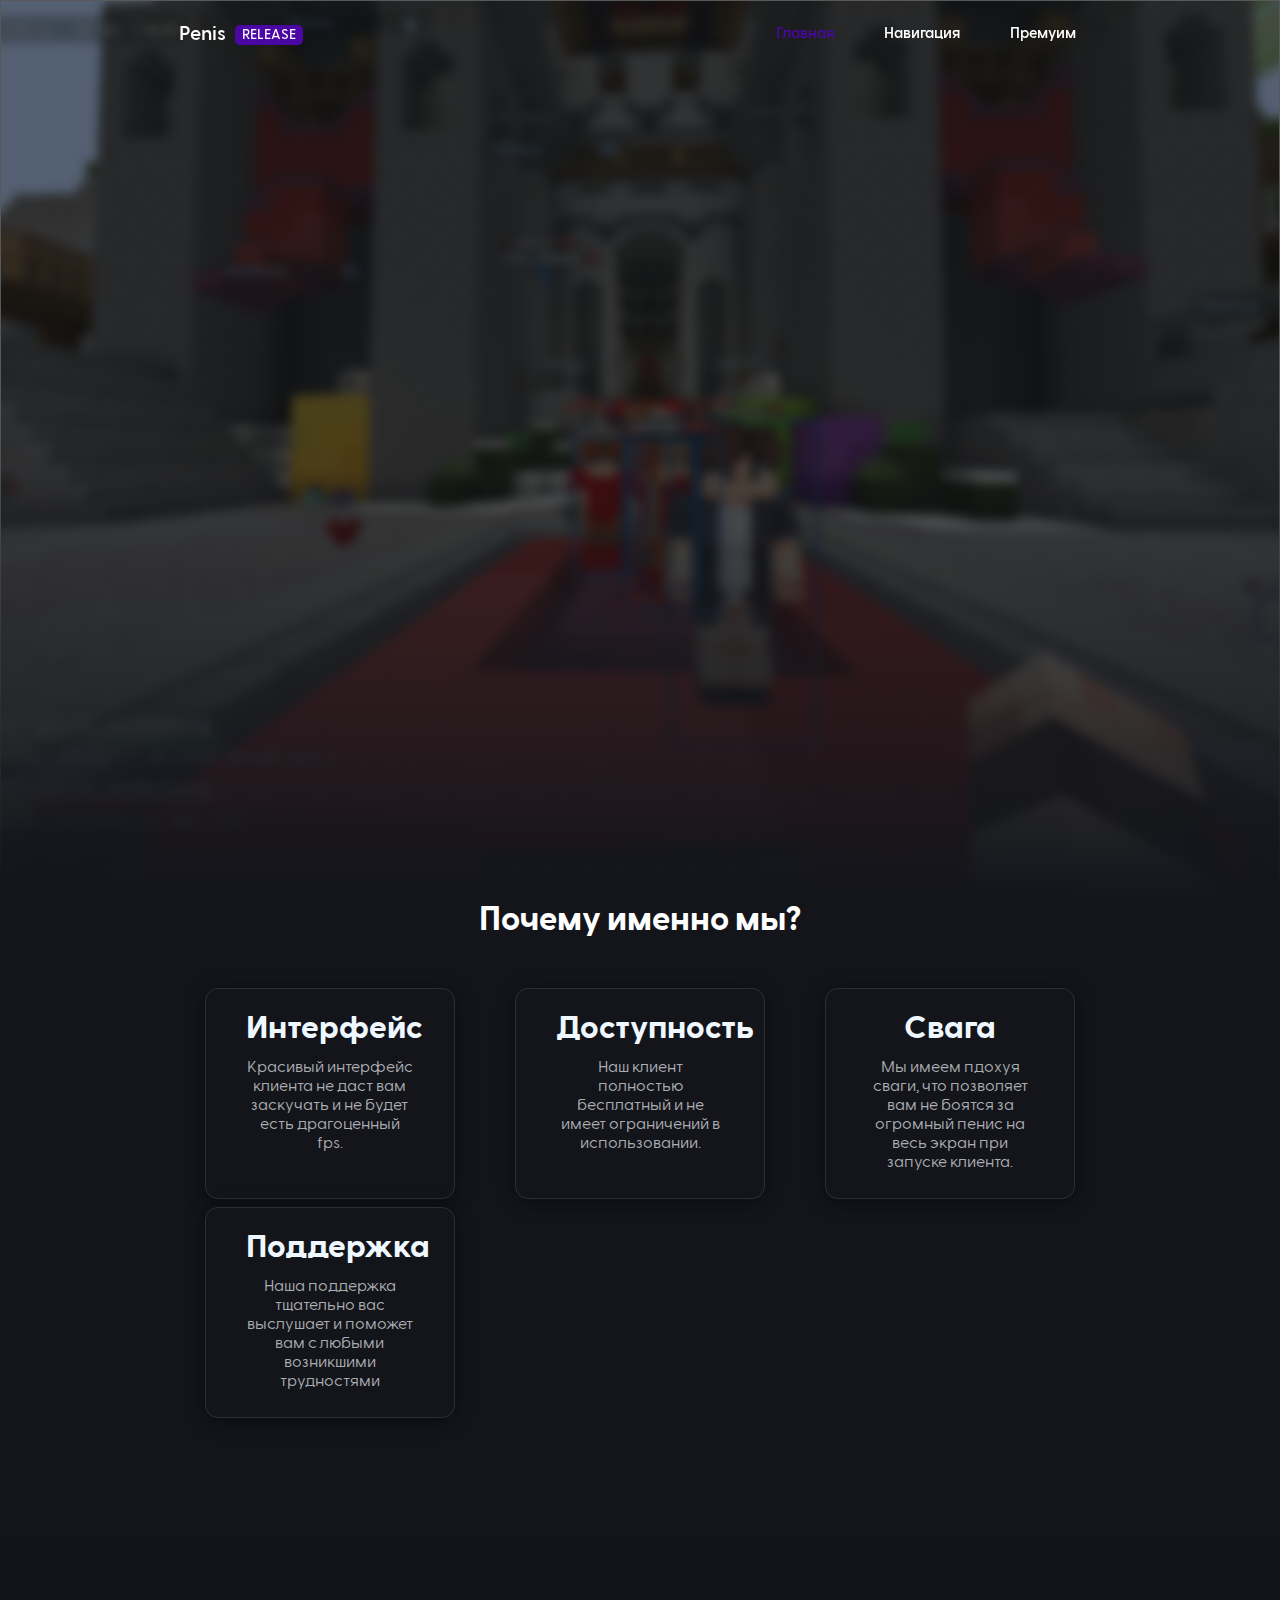
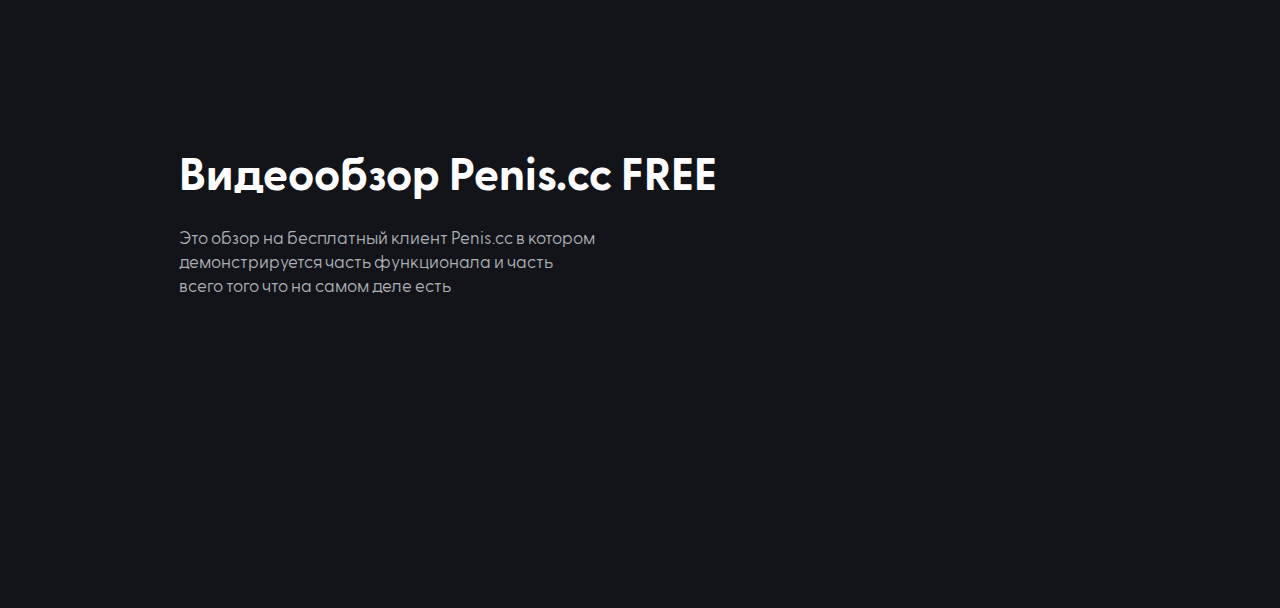
<file: index.html>
<!DOCTYPE html>
<html lang="en">
<head>
    <meta charset="UTF-8">
    <meta name="viewport" content="width=device-width, initial-scale=1.0">
    <title>Главная - Penis.cc</title>
    <link rel="shortcut icon" href="img/ellogo.png">
    <link href='boxicons@2.1.4/css/boxicons.min.css' rel='stylesheet'>
    <link rel="stylesheet" href="css2@family=Material+Symbols+Outlined%253Aopsz,wght,FILL,GRAD@24,400,1,0.html">
    <link rel="stylesheet" href="css/main.css@1703620964.css">
    <link href="css/main.css" rel="stylesheet">
</head>

<body>

    <script src="script.js"></script>
    <script>
        new Snow();
    </script>

    <div class="snowflakes"></div>
    <header class="">
        <a class="logo" href="index.html">Penis <span>RELEASE</span></a>
        <ul class="navlist">
            <li><a style="color: var(--main-color);" href="index1.html">Главная</a></li>
            <li><a href="vibor.html">Навигация</a></li>
            <li><a href="https://discord.gg/4mzAFgfbRB">Премуим</a></li>
        </ul>
    </header>

    <img class="bg-img" alt="">
    <div class="gradient"></div>
    <div class="transition"></div>

    <section id="main">
        <div class="page-text">
            <h1 class="main-text anim">Penis.cc</h1>
            <p class="desc-text anim">Играй и уничтожай всех и все c лучшим читом Penis.cc</p>
            <a class="main-btn install anim" href="https://funpay.com/users/14080194/"></span> Скачать</a>
            <a class="faq anim" href="faq.php.html">FAQ</a>
        </div>
    </section>

    <section id="whyus">
        <div class="whyus-text">
            <h1 class="sec-title">Почему именно мы?</h1>
            <div class="container">
                <div class="wbox">
                    <h1 class="title">Интерфейс</h1>
                    <p class="desc">Красивый интерфейс клиента не даст вам заскучать и не будет есть драгоценный fps.</p>
                </div>
                
                <div class="wbox">
                    <h1 class="title">Доступность</h1>
                    <p class="desc">Наш клиент полностью бесплатный и не имеет ограничений в использовании.</p>
                </div>
                <div class="wbox">
                    <h1 class="title">Свага</h1>
                    <p class="desc">Мы имеем пдохуя сваги, что позволяет вам не боятся за огромный пенис на весь экран при запуске клиента.</p>
                </div>
                <div style="cursor: pointer;" target="_blank" onclick="window.location='https://discord.gg/kBM9PZbbsW%E2%9C%85'" class="wbox">
                    <h1 class="title">Поддержка</h1>
                    <p class="desc">Наша поддержка тщательно вас выслушает и поможет вам с любыми возникшими трудностями</p>
                </div>
            </div>
        </div>
    </section>

    <section id="showcase"> 
        <div class="video-text">
            <div class="video-showcase">
				<iframe 
					style="margin-left: 750px; margin-top: 10px;" 
					width="560" height="315" 
					src="https://www.youtube.com/embed/kPCymlt7l-s?autoplay=1&mute=1&loop=1&playlist=kPCymlt7l-s" 
					frameborder="0" 
					allow="autoplay; encrypted-media" 
					allowfullscreen>
				</iframe>
            </div>
            <h1 class="main-text">Видеообзор Penis.cc FREE</h1>
            <p class="desc-text">Это обзор на бесплатный клиент Penis.cc в котором <br> демонстрируется часть функционала и часть <br> всего того что на самом деле есть</p>
        </div>
    </section>
        <section id="join-us">
            <div class="con-text">
            </div>
        </section>
    <script>

        window.onload = function () {
          document.body.classList.add('loaded_hiding');
          window.setTimeout(function () {
            document.body.classList.add('loaded');
            document.body.classList.remove('loaded_hiding');
          }, 500);
        }

        //Sticky header 
        document.addEventListener("DOMContentLoaded", function() {
            const header = document.querySelector("header");
            window.addEventListener("scroll", function() { 
                header.classList.toggle("sticky", window.scrollY > 20);
            });
        });
        

let valueDisplays = document.querySelectorAll(".desc-count");
let interval = 2000;
let maxEndValue = 0;
let numSteps = 1000;

valueDisplays.forEach((valueDisplay) => {
   let endValue = parseInt(valueDisplay.getAttribute("data-val"));
   maxEndValue = Math.max(maxEndValue, endValue);
});

let duration = Math.floor(interval / numSteps);

valueDisplays.forEach((valueDisplay) => {
   let startValue = 0;
   let endValue = parseInt(valueDisplay.getAttribute("data-val"));
   let increment = (endValue - startValue) / numSteps;
   let step = 0;

   let counter = setInterval(function () {
      startValue += increment;
      step++;
      valueDisplay.textContent = Math.round(startValue);
      if (step >= numSteps) {
          clearInterval(counter);
          valueDisplay.textContent = endValue;
      }
   }, duration);
});

    </script>
</body>
</html>
</file>
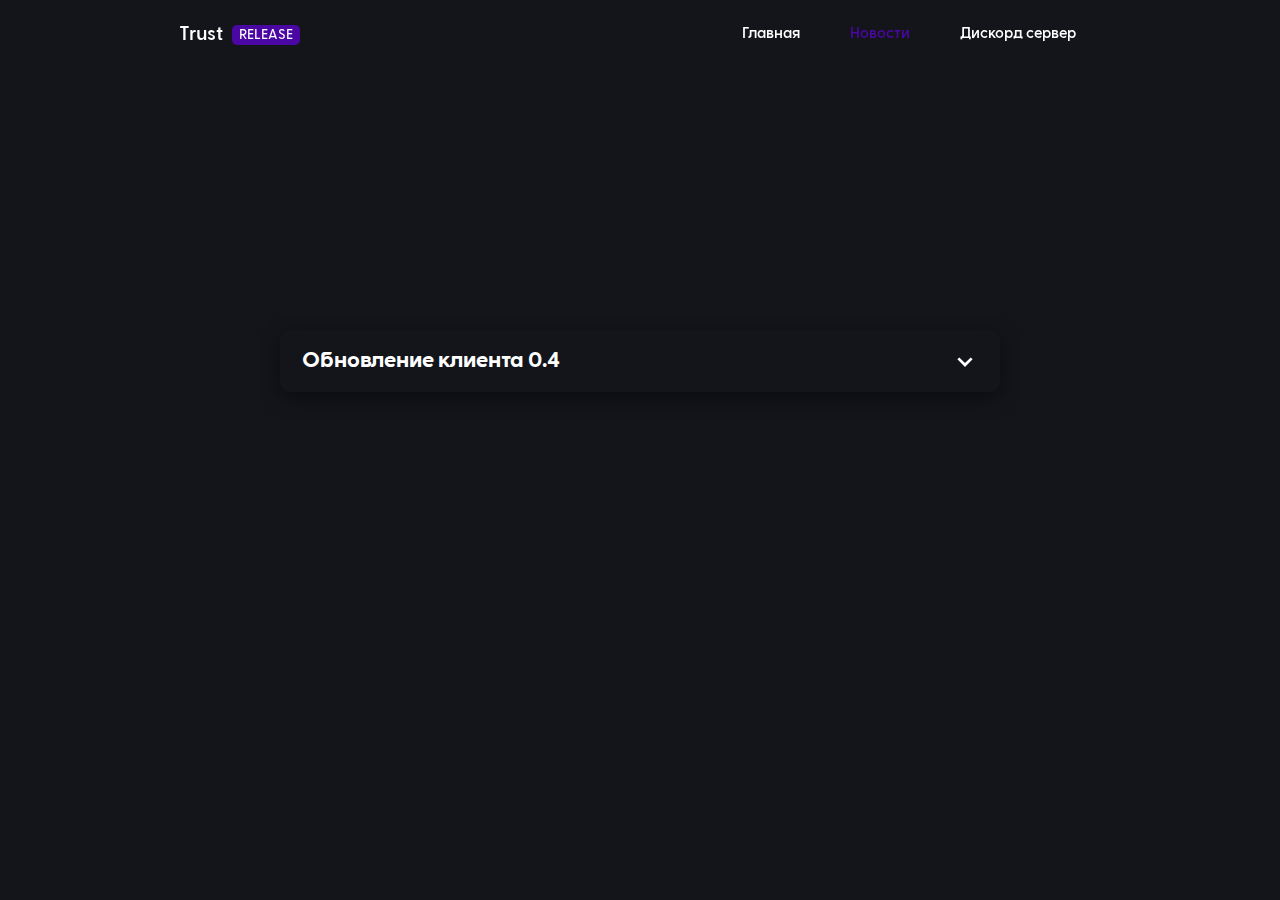
<file: co news.html>
<!DOCTYPE html>
<html lang="en">
<head>
    <meta charset="UTF-8">
    <meta name="viewport" content="width=device-width, initial-scale=1.0">
    <title>News - Trust Client</title>
    <link rel="shortcut icon" href="img/ellogo.png">
    <link href='boxicons@2.1.4/css/boxicons.min.css' rel='stylesheet'>
    <link rel="stylesheet" href="css2@family=Material+Symbols+Outlined%253Aopsz,wght,FILL,GRAD@24,400,1,0.html">
    <link rel="stylesheet" href="css/faq-1.css@1703621005.css">
</head>
<body>

    <div class="preloader">
        <div class="preloader__row">
          <div class="preloader__item"></div>
          <div class="preloader__item"></div>
        </div>
      </div>

    <header class="">
        <a class="logo" href="index1.html">Trust <span>RELEASE</span></a>
        <ul class="navlist">
            <li><a href="index1.html">Главная</a></li>
            <li><a style="color: var(--main-color);" href="co&#32;news.html">Новости</a></li>
            <li><a href="https://discord.gg/SVkJ8RFNTB">Дискорд сервер</a></li>
            <!--<li><a class="login" href="">Авторизация</a></li>-->
        </ul>
    </header>

    <!-- Секция #1 - Конфиги Основное -->
    <section id="main">
        <div class="page-text">
            <h1 class="main-text anim">Новости клиента</h1>
            <p class="desc-text anim">Здесь вы сможете найти информацию о нашем клиенте,<br> о обновлениях также</p>
        </div>
        <div id="faq-u">
            <div class="faq">
                <div class="question">
                    <h2 class="qatitle">Обновление клиента 0.4</h2>
                    <svg xmlns="http://www.w3.org/2000/svg" width="32" height="32" viewbox="0 0 24 24" style="fill: rgb(255, 255, 255);"><path d="M16.293 9.293 12 13.586 7.707 9.293l-1.414 1.414L12 16.414l5.707-5.707z"></path></svg>
                </div>
                <div class="answer">
					<p>	[+] FastEXP
					<br>	[+] ClientSounds - добавили 3 звука
					<br>	[+] KTleave
					<br>	[+] Speed-добавили новые режимы-  Matrix, FunskyHVH, Elytra.
					<br>	[+] AutoFarm-Фармит все различные культуры
					<br>	[+] DeathEffect
					<br>	[+] Optimization - (Автопрыжок ,оптимизация блоков ,оптимизация неба ,оптимизация энтити ,освещение ,партиклы , подветка клиента) +50-100 fps
					<br>	[+] ArmorAlert-(В нотифликэйшенах упоминает если низкая прочтость брони
					<br>	[+] Notiflication - добавили новые иконки 
					<br>	[+] BanNotiflication - вылазет уведомление когда кого либо забанили
					<br>	[+] ClickGui - Поиск
					<br>	[+] TargetESP - Призраки , теперь 3 души вместо 2
					<br>	[+] Hud - Inventory
					<br>	[/] ElytraTarget
					<br>	[/] KillAura-ускорили
					<br>	[/] WaterMark-Печать надписи BETA
					<br>	[/] AutoSprint - сохранять спринт
					<br>	[/] AutoSwap - теперь свапаеться тотем на тотем , сфера на сферу
                    </p>
                </div>
        </section>


    <footer> </footer>

    <script>

        // Loading page
        window.onload = function () {
          document.body.classList.add('loaded_hiding');
          window.setTimeout(function () {
            document.body.classList.add('loaded');
            document.body.classList.remove('loaded_hiding');
          }, 500);
        }

        //Sticky header 
        document.addEventListener("DOMContentLoaded", function() {
            const header = document.querySelector("header");
            window.addEventListener("scroll", function() { 
                header.classList.toggle("sticky", window.scrollY > 20);
            });
        });

        // FAQs

        const faqs = document.querySelectorAll(".faq");

        faqs.forEach((faq) => {
            faq.addEventListener("click", () => {
                faq.classList.toggle("active");
            });
        });
    </script>
</body>
</html>

   <!-- Секция #666 - Пастим сайт -->
</file>
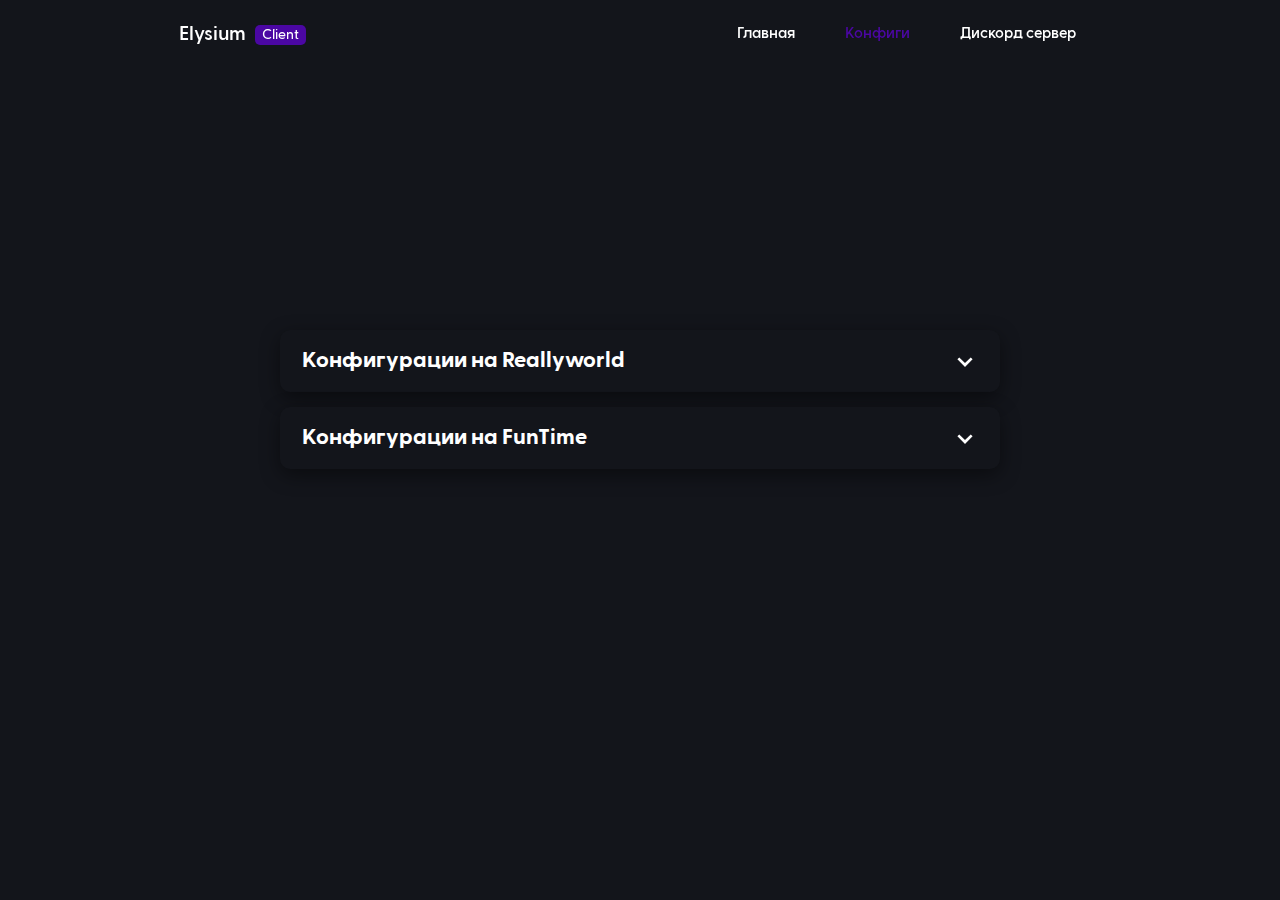
<file: configs.html>
<!DOCTYPE html>
<html lang="en">
<head>
    <meta charset="UTF-8">
    <meta name="viewport" content="width=device-width, initial-scale=1.0">
    <title>Configs - Elysium Client</title>
    <link rel="shortcut icon" href="img/ellogo.png">
    <link href='boxicons@2.1.4/css/boxicons.min.css' rel='stylesheet'>
    <link rel="stylesheet" href="css2@family=Material+Symbols+Outlined%253Aopsz,wght,FILL,GRAD@24,400,1,0.html">
    <link rel="stylesheet" href="css/faq-1.css@1703621005.css">
</head>
<body>

    <div class="preloader">
        <div class="preloader__row">
          <div class="preloader__item"></div>
          <div class="preloader__item"></div>
        </div>
      </div>

    <header class="">
        <a class="logo" href="index1.html">Elysium <span>Client</span></a>
        <ul class="navlist">
            <li><a href="index1.html">Главная</a></li>
            <li><a style="color: var(--main-color);" href="configs.html">Конфиги</a></li>
            <li><a href="https://discord.gg/Jp48Rv8VJC">Дискорд сервер</a></li>
            <!--<li><a class="login" href="">Авторизация</a></li>-->
        </ul>
    </header>

    <!-- Секция #1 - Конфиги Основное -->
    <section id="main">
        <div class="page-text">
            <h1 class="main-text anim">Конфиги сообщества</h1>
            <p class="desc-text anim">Здесь вы сможете найти конфигурации других юзеров <br> для лучшего понятия работы сервиса</p>
        </div>
        <div id="faq-u">
            <div class="faq">
                <div class="question">
                    <h2 class="qatitle">Конфигурации на Reallyworld</h2>
                    <svg xmlns="http://www.w3.org/2000/svg" width="32" height="32" viewbox="0 0 24 24" style="fill: rgb(255, 255, 255);"><path d="M16.293 9.293 12 13.586 7.707 9.293l-1.414 1.414L12 16.414l5.707-5.707z"></path></svg>
                </div>
                <div class="answer">
                    <p><a class="main-btn install anim" href="https://cdn.discordapp.com/attachments/1190740321911455845/1190744792741724311/muslim.cfg?ex=65a2ea81&is=65907581&hm=df0b64f0ef364665b7ac559b64189a34ff11c3203224a1a0efd871bfcf1f762b&"><span><i class="bx bxs-download"></i></span> Конфиг 1</a>
                        <br><p><a class="main-btn install anim" href="https://cdn.discordapp.com/attachments/1190740321911455845/1190740597447872532/rw.cfg?ex=65a2e699&is=65907199&hm=4013f4685cde7d5cc4ccdf7e37395c2451649b23f6efaf9692d8750fc3f62dda&"><span><i class="bx bxs-download"></i></span> Конфиг 2</a>
                        <br><p><a class="main-btn install anim" href="https://moneyz.pidors.fun/Demwkn/govonwqr31r2748923238428739982398778923798432798432798432798432789324789234789"><span><i class="bx bxs-download"></i></span> Конфиг 3</a>
                    </p>
                </div>
            </div>
            <div class="faq">
                <div class="question">
                    <h2 class="qatitle">Конфигурации на FunTime</h2>
                    <svg xmlns="http://www.w3.org/2000/svg" width="32" height="32" viewbox="0 0 24 24" style="fill: rgb(255, 255, 255);"><path d="M16.293 9.293 12 13.586 7.707 9.293l-1.414 1.414L12 16.414l5.707-5.707z"></path></svg>
                </div>
                <div class="answer">
                    <p><a class="main-btn install anim" href="https://cdn.discordapp.com/attachments/1190740321911455845/1190744728245899365/ft.cfg?ex=65a2ea72&is=65907572&hm=bca6f15a23363c39438c1e6a9cf0aaaed43a349c4031aab55ae013c8fb56bf8c&"><span><i class="bx bxs-download"></i></span> Конфиг 1</a>
                        <br><p><a class="main-btn install anim" href="https://elysiumdlc.fun/нету&#32;ничего&#32;пока&#32;что"><span><i class="bx bxs-download"></i></span> Конфиг 2</a>
                        <br><p><a class="main-btn install anim" href="https://elysiumdlc.fun/нету&#32;ничего&#32;пока&#32;что"><span><i class="bx bxs-download"></i></span> Конфиг 3</a>
                    </p>
                </div>
            </div>
                </div>
            </div>
            <div class="faq">
                <div class="question">
        </div>
        </section>


    <footer> </footer>

    <script>

        // Loading page
        window.onload = function () {
          document.body.classList.add('loaded_hiding');
          window.setTimeout(function () {
            document.body.classList.add('loaded');
            document.body.classList.remove('loaded_hiding');
          }, 500);
        }

        //Sticky header 
        document.addEventListener("DOMContentLoaded", function() {
            const header = document.querySelector("header");
            window.addEventListener("scroll", function() { 
                header.classList.toggle("sticky", window.scrollY > 20);
            });
        });

        // FAQs

        const faqs = document.querySelectorAll(".faq");

        faqs.forEach((faq) => {
            faq.addEventListener("click", () => {
                faq.classList.toggle("active");
            });
        });
    </script>

</body>
</html>

   <!-- Секция #666 - Пастим сайт -->
</file>
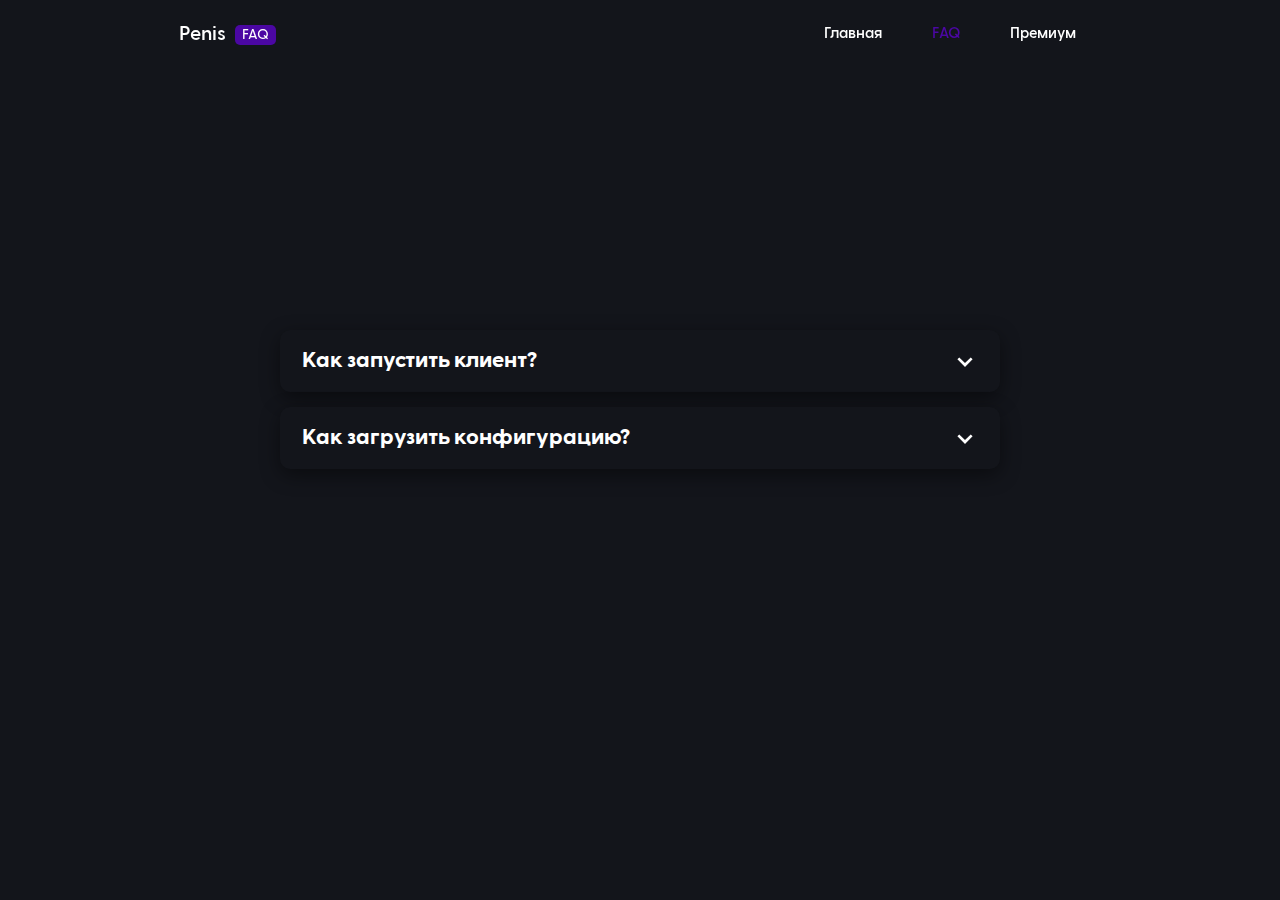
<file: faq.html>
<!DOCTYPE html>
<html lang="en">
<head>
    <meta charset="UTF-8">
    <meta name="viewport" content="width=device-width, initial-scale=1.0">
    <title>FAQ - Penis.cc</title>
    <link rel="shortcut icon" href="img/ellogo.png">
    <link href='boxicons@2.1.4/css/boxicons.min.css' rel='stylesheet'>
    <link rel="stylesheet" href="css2@family=Material+Symbols+Outlined%253Aopsz,wght,FILL,GRAD@24,400,1,0.html">
    <link rel="stylesheet" href="css/faq-1.css@1703621005.css">
</head>
<body>

    <div class="preloader">
        <div class="preloader__row">
          <div class="preloader__item"></div>
          <div class="preloader__item"></div>
        </div>
      </div>

    <header class="">
        <a class="logo" href="index.html">Penis <span>FAQ</span></a>
        <ul class="navlist">
            <li><a href="index.html">Главная</a></li>
            <li><a style="color: var(--main-color);" href="faq.html">FAQ</a></li>
            <li><a href="https://discord.gg/4mzAFgfbRB">Премиум</a></li>
            <!--<li><a class="login" href="">Авторизация</a></li>-->
        </ul>
    </header>

    <!-- Секция #1 - Faq Основное -->
    <section id="main">
        <div class="page-text">
            <h1 class="main-text anim">Часто задаваемые вопросы</h1>
            <p class="desc-text anim">Здесь вы сможете найти ответы на часто задаваемые вопросы <br> для лучшего понятия работы сервиса</p>
        </div>
    <div id="faq-u">
        <div class="faq">
            <div class="question">
                <h2 class="qatitle">Как запустить клиент?</h2>
                <svg xmlns="http://www.w3.org/2000/svg" width="32" height="32" viewbox="0 0 24 24" style="fill: rgb(255, 255, 255);"><path d="M16.293 9.293 12 13.586 7.707 9.293l-1.414 1.414L12 16.414l5.707-5.707z"></path></svg>
            </div>
            <div class="answer">
                <p>С начала вам нужно скачать клиент
                    <br>Открыть папку .minecraft/versions
                    <br>Распаковать архив с читом
                    <br>Запустить версию Penis.cc в вашем лаунчере
                </p>
            </div>
        </div>
        <div class="faq">
            <div class="question">
                <h2 class="qatitle">Как загрузить конфигурацию?</h2>
                <svg xmlns="http://www.w3.org/2000/svg" width="32" height="32" viewbox="0 0 24 24" style="fill: rgb(255, 255, 255);"><path d="M16.293 9.293 12 13.586 7.707 9.293l-1.414 1.414L12 16.414l5.707-5.707z"></path></svg>
            </div>
            <div class="answer">
                <p>1) Вам нужно зайти в директорию майнкрафта 
                    <br>2) Зайти в папку .Minecraft/Penis_cc/configs и закинуть туда ваш конфиг
                    <br>3) Зайти в Чит и написать в чат .cfg load <ваше название конфига>
                </p>
            </div>
        </div>
            </div>
        </div>
        <div class="faq">
            <div class="question">
    </div>
    </section>

    <!-- Секция #5 - Футер (тех поддержка)-->
    <footer> </footer>

    <script>

        // Loading page
        window.onload = function () {
          document.body.classList.add('loaded_hiding');
          window.setTimeout(function () {
            document.body.classList.add('loaded');
            document.body.classList.remove('loaded_hiding');
          }, 500);
        }

        //Sticky header 
        document.addEventListener("DOMContentLoaded", function() {
            const header = document.querySelector("header");
            window.addEventListener("scroll", function() { 
                header.classList.toggle("sticky", window.scrollY > 20);
            });
        });

        // FAQs

        const faqs = document.querySelectorAll(".faq");

        faqs.forEach((faq) => {
            faq.addEventListener("click", () => {
                faq.classList.toggle("active");
            });
        });
    </script>
</body>
</html>
</file>
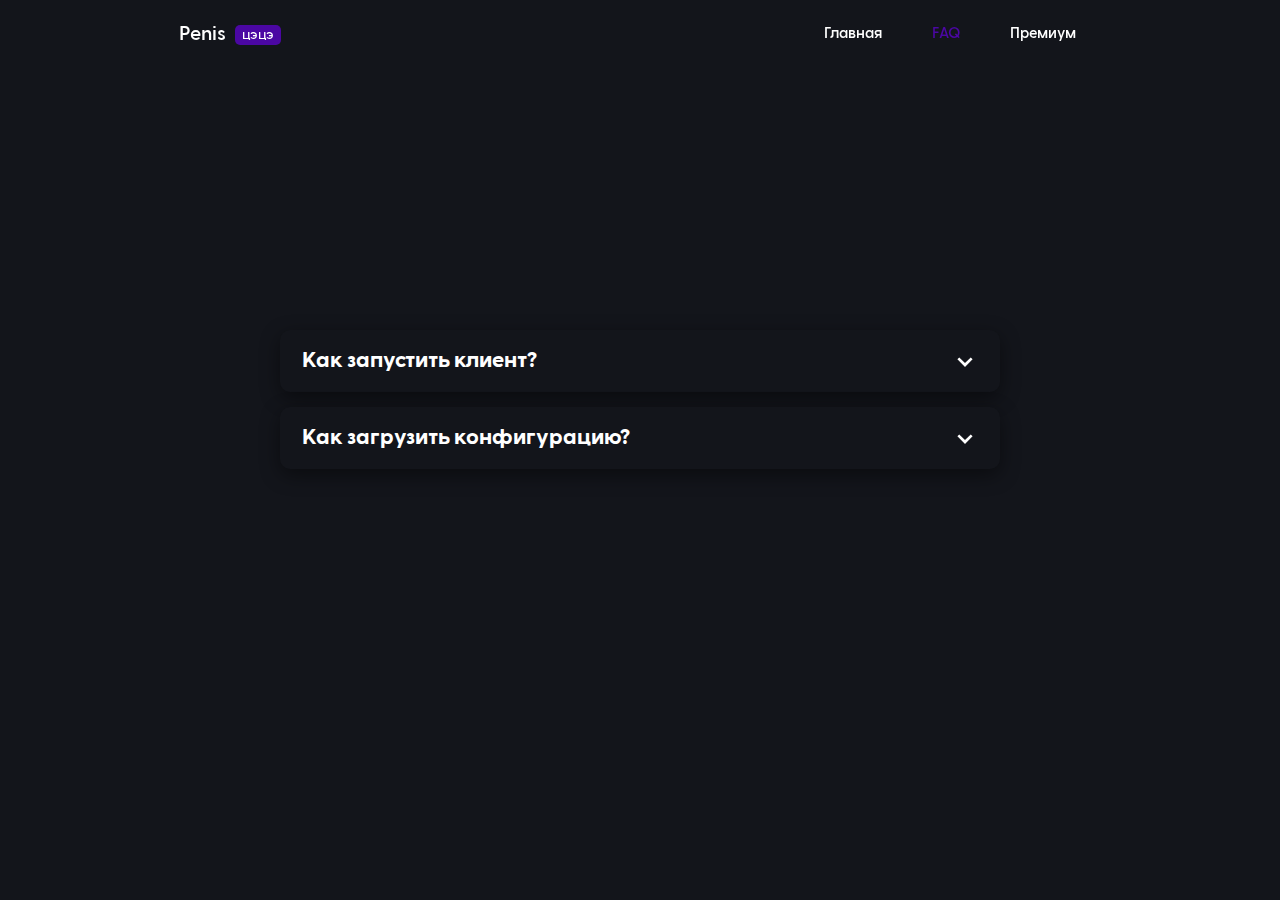
<file: faq.php.html>
<!DOCTYPE html>
<html lang="en">
<head>
    <meta charset="UTF-8">
    <meta name="viewport" content="width=device-width, initial-scale=1.0">
    <title>FAQ - Penis.cc</title>
    <link rel="shortcut icon" href="img/ellogo.png">
    <link href='boxicons@2.1.4/css/boxicons.min.css' rel='stylesheet'>
    <link rel="stylesheet" href="css2@family=Material+Symbols+Outlined%253Aopsz,wght,FILL,GRAD@24,400,1,0.html">
    <link rel="stylesheet" href="css/faq-1.css@1703621005.css">
</head>
<body>

    <div class="preloader">
        <div class="preloader__row">
          <div class="preloader__item"></div>
          <div class="preloader__item"></div>
        </div>
      </div>

    <header class="">
        <a class="logo" href="index.html">Penis <span>цэцэ</span></a>
        <ul class="navlist">
            <li><a href="index.html">Главная</a></li>
            <li><a style="color: var(--main-color);" href="faq.html">FAQ</a></li>
            <li><a href="https://discord.gg/4mzAFgfbRB">Премиум</a></li>
            <!--<li><a class="login" href="">Авторизация</a></li>-->
        </ul>
    </header>

    <!-- Секция #1 - Faq Основное -->
    <section id="main">
        <div class="page-text">
            <h1 class="main-text anim">Часто задаваемые вопросы</h1>
            <p class="desc-text anim">Здесь вы сможете найти ответы на часто задаваемые вопросы <br> для лучшего понятия работы сервиса</p>
        </div>
    <div id="faq-u">
        <div class="faq">
            <div class="question">
                <h2 class="qatitle">Как запустить клиент?</h2>
                <svg xmlns="http://www.w3.org/2000/svg" width="32" height="32" viewbox="0 0 24 24" style="fill: rgb(255, 255, 255);"><path d="M16.293 9.293 12 13.586 7.707 9.293l-1.414 1.414L12 16.414l5.707-5.707z"></path></svg>
            </div>
            <div class="answer">
                <p>С начала вам нужно скачать клиент
                    <br>Открыть папку .minecraft/versions
                    <br>Распаковать архив с читом
                    <br>Запустить версию Penis.cc в вашем лаунчере
                </p>
            </div>
        </div>
        <div class="faq">
            <div class="question">
                <h2 class="qatitle">Как загрузить конфигурацию?</h2>
                <svg xmlns="http://www.w3.org/2000/svg" width="32" height="32" viewbox="0 0 24 24" style="fill: rgb(255, 255, 255);"><path d="M16.293 9.293 12 13.586 7.707 9.293l-1.414 1.414L12 16.414l5.707-5.707z"></path></svg>
            </div>
            <div class="answer">
                <p>1) Вам нужно зайти в директорию майнкрафта 
                    <br>2) Зайти в папку .Minecraft/Penis_cc/configs и закинуть туда ваш конфиг
                    <br>3) Зайти в Чмт и написать в чат .cfg load <ваше название конфига>
                </p>
            </div>
        </div>
            </div>
        </div>
        <div class="faq">
            <div class="question">
    </div>
    </section>

    <!-- Секция #5 - Футер (тех поддержка)-->
    <footer> </footer>

    <script>

        // Loading page
        window.onload = function () {
          document.body.classList.add('loaded_hiding');
          window.setTimeout(function () {
            document.body.classList.add('loaded');
            document.body.classList.remove('loaded_hiding');
          }, 500);
        }

        //Sticky header 
        document.addEventListener("DOMContentLoaded", function() {
            const header = document.querySelector("header");
            window.addEventListener("scroll", function() { 
                header.classList.toggle("sticky", window.scrollY > 20);
            });
        });

        // FAQs

        const faqs = document.querySelectorAll(".faq");

        faqs.forEach((faq) => {
            faq.addEventListener("click", () => {
                faq.classList.toggle("active");
            });
        });
    </script>
</body>
</html>
</file>
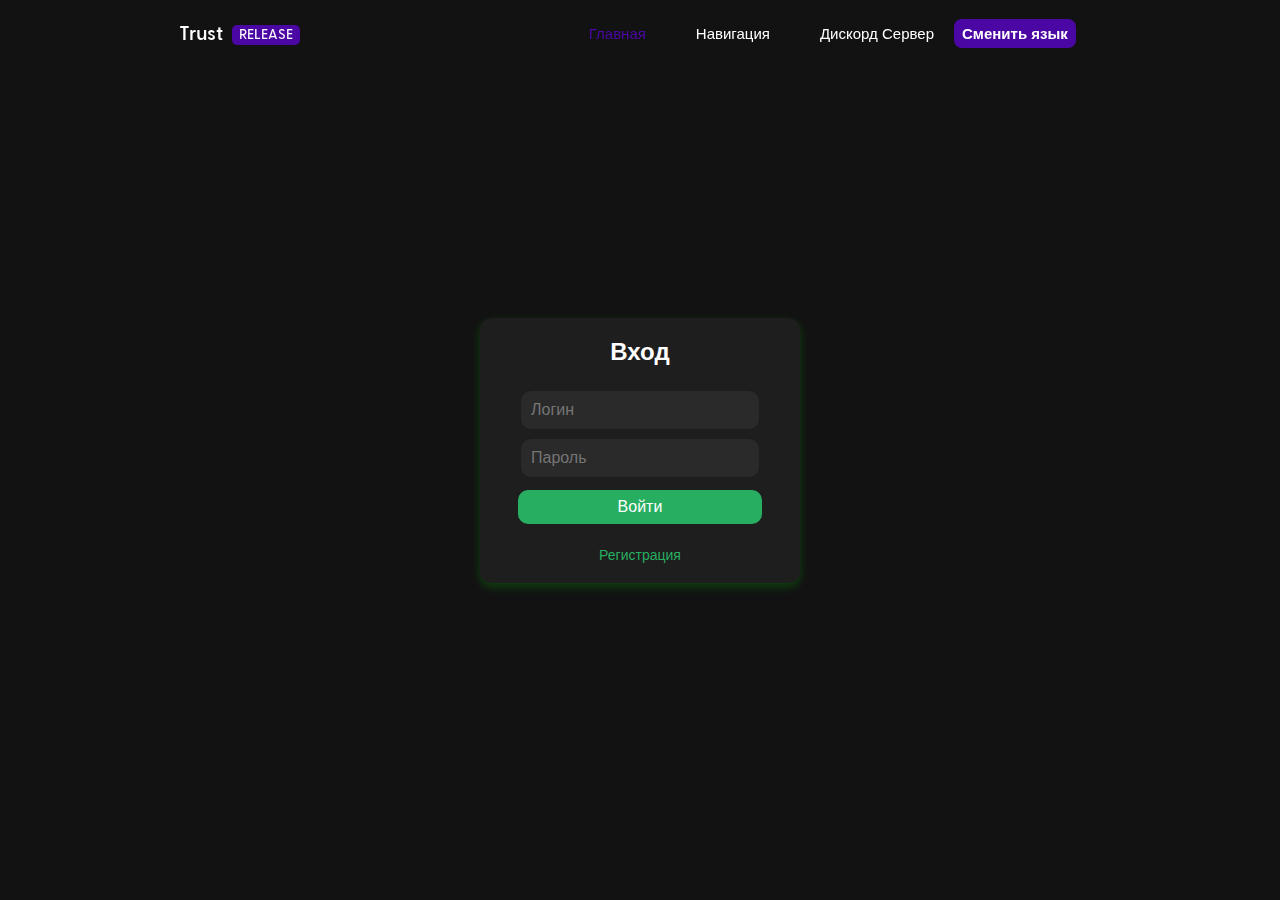
<file: login.html>
<!DOCTYPE html>
<html lang="en" style="--gradient-color: linear-gradient(330deg, #9929ea 0%, #5808fb 100%); --gradient-hover-color: linear-gradient(330deg, #8825cf 0%, #4d09d6 100%); --gradient-focus-color: linear-gradient(330deg, #7c22bd 0%, #4809c5 100%);">
<head>
    <meta charset="UTF-8">
    <meta name="viewport" content="width=device-width, initial-scale=1.0">
    <title>Главная - Trust Client</title>
    <link rel="shortcut icon" href="img/ellogo.png">
    <link href='boxicons@2.1.4/css/boxicons.min.css' rel='stylesheet'>
    <link rel="stylesheet" href="css2@family=Material+Symbols+Outlined%253Aopsz,wght,FILL,GRAD@24,400,1,0.html">
    <link rel="stylesheet" href="css/main.css@1703620964.css">
	
    <link href="css/main.css" rel="stylesheet">
    <link rel="stylesheet" href="css/login.css">

    <link rel="stylesheet" href="css2@family=Material+Symbols+Outlined%253Aopsz,wght,FILL,GRAD@24,400,1,0.html"> 
</head>

<body>
    <script src="script.js"></script>

    <div class="login-container">
        <h2>Вход</h2>
        <form id="loginForm">
            <input type="text" id="username" name="username" placeholder="Логин" required>
            <input type="password" id="password" name="password" placeholder="Пароль" required>
            <button type="submit">Войти</button>
        </form>
        <p class="info-text"><a href="register.html">Регистрация</a></p>
        <div id="message"></div>
    </div>

    <header class="">
        <a class="logo" href="index.html">Trust <span>RELEASE</span></a>
        <ul class="navlist">
            <li><a style="color: var(--main-color);" href="index1.html">Главная</a></li>
            <li><a href="vibor.html">Навигация</a></li>
            <li><a href="https://discord.gg/SVkJ8RFNTB">Дискорд Сервер</a></li>
            <li><a class="login" href="index2.html">Сменить язык</a></li>
        </ul>
	

    <script src="script.js"></script>
    <script>
		document.getElementById("loginForm").addEventListener("submit", function(event) {
			event.preventDefault();

			let username = document.getElementById("username").value;
			let password = document.getElementById("password").value;
			let messageBox = document.getElementById("message");

			fetch("https://trustclient.github.io/new/login.php", {
				method: "POST",
				headers: { "Content-Type": "application/json" },
				body: JSON.stringify({
					username: document.getElementById("username").value,
					password: document.getElementById("password").value
				})
			})
			.then(response => response.json())

			.then(data => {
				messageBox.innerHTML = `<div class="${data.error ? 'error' : 'success'}">${data.message}</div>`;

				if (!data.error) {
					setTimeout(() => { window.location.href = data.redirect; }, 1500);
				}
			})
			.catch(error => {
				messageBox.innerHTML = `<div class="error">Ошибка соединения с сервером!</div>`;
			});
		});
	
    </script>
</body>
</html>
</file>
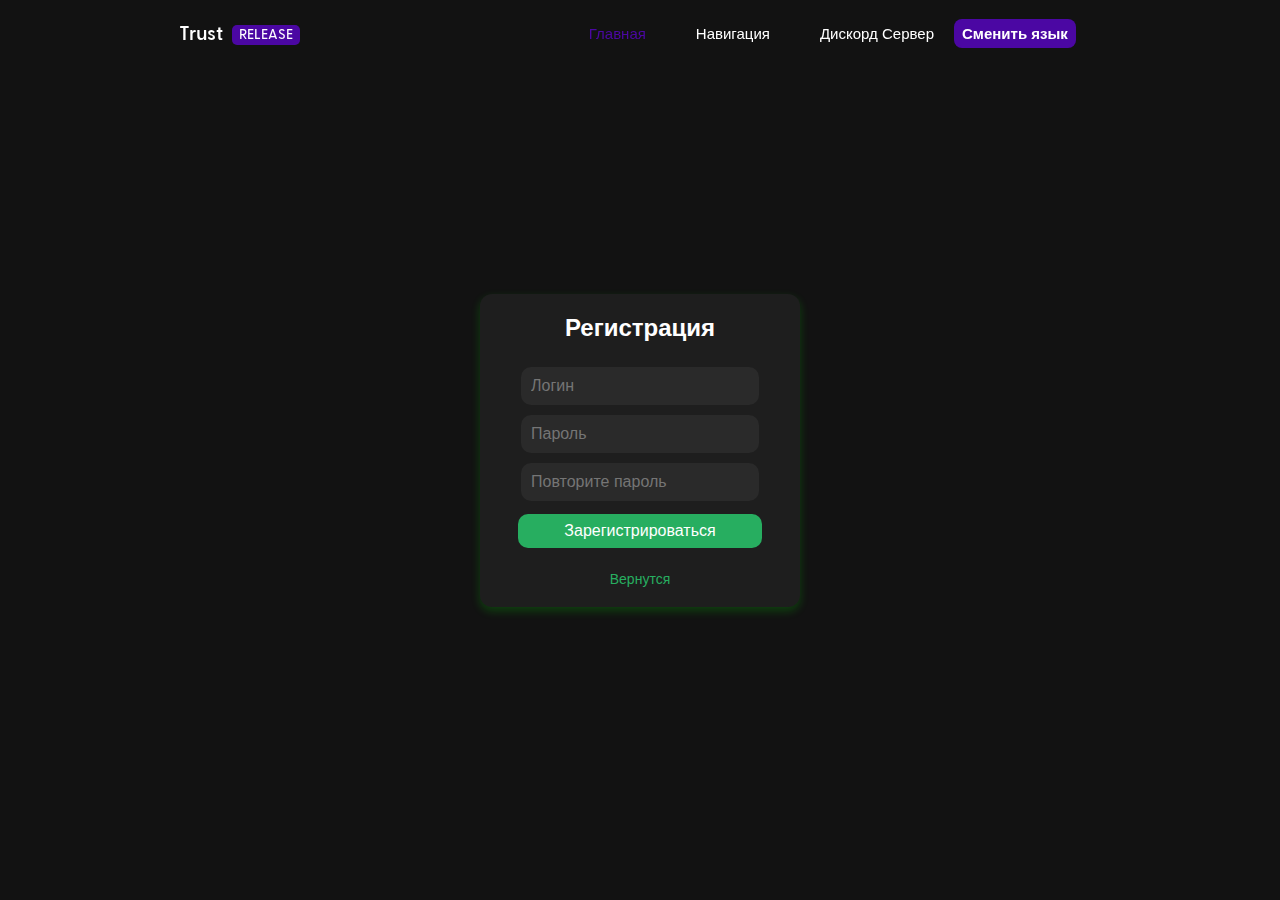
<file: register.html>
<!DOCTYPE html>
<html lang="ru" style="--gradient-color: linear-gradient(330deg, #9929ea 0%, #5808fb 100%);">
<head>
    <meta charset="UTF-8">
    <meta name="viewport" content="width=device-width, initial-scale=1.0">
    <title>Регистрация - Trust Client</title>
    <link rel="stylesheet" href="css/main.css">
    <link rel="shortcut icon" href="img/ellogo.png">
    <link rel="stylesheet" href="css/login.css">
</head>
<body>
    <div class="login-container">
        <h2>Регистрация</h2>
        <form id="registerForm">
            <input type="text" id="username" name="username" placeholder="Логин" required>
            <input type="password" id="password" name="password" placeholder="Пароль" required>
            <input type="password" id="confirmPassword" name="confirmPassword" placeholder="Повторите пароль" required>
            <button type="submit">Зарегистрироваться</button>
			<p class="info-text"><a href="login.html">Вернутся</a></p>
        </form>
        <div id="message"></div>
    </div>
    <header class="">
        <a class="logo" href="index.html">Trust <span>RELEASE</span></a>
        <ul class="navlist">
            <li><a style="color: var(--main-color);" href="index1.html">Главная</a></li>
            <li><a href="vibor.html">Навигация</a></li>
            <li><a href="https://discord.gg/SVkJ8RFNTB">Дискорд Сервер</a></li>
            <li><a class="login" href="index2.html">Сменить язык</a></li>
        </ul>   
	<script>
	document.getElementById("registerForm").addEventListener("submit", function(event) {
		event.preventDefault();

		let username = document.getElementById("username").value.trim();
		let password = document.getElementById("password").value.trim();
		let confirmPassword = document.getElementById("confirmPassword").value.trim();
		let messageBox = document.getElementById("message");

		// Проверка совпадения паролей
		if (password !== confirmPassword) {
			messageBox.innerHTML = '<div style="color: red; font-weight: bold;">Пароли не совпадают!</div>';
			return;
		}

		// Отправка данных на сервер
		fetch("register.php", {
			method: "POST",
			headers: { "Content-Type": "application/json" },
			body: JSON.stringify({ username, password })
		})
		.then(response => response.json())
		.then(data => {
			if (data.success) {
				messageBox.innerHTML = '<div style="color: green; font-weight: bold;"> ' + data.message + '</div>';
				setTimeout(() => { window.location.href = "login.html"; }, 1500);
			} else {
				messageBox.innerHTML = '<div style="color: red; font-weight: bold;"> ' + data.message + '</div>';
			}
		});
	});
	</script>
</body>
</html>
</file>
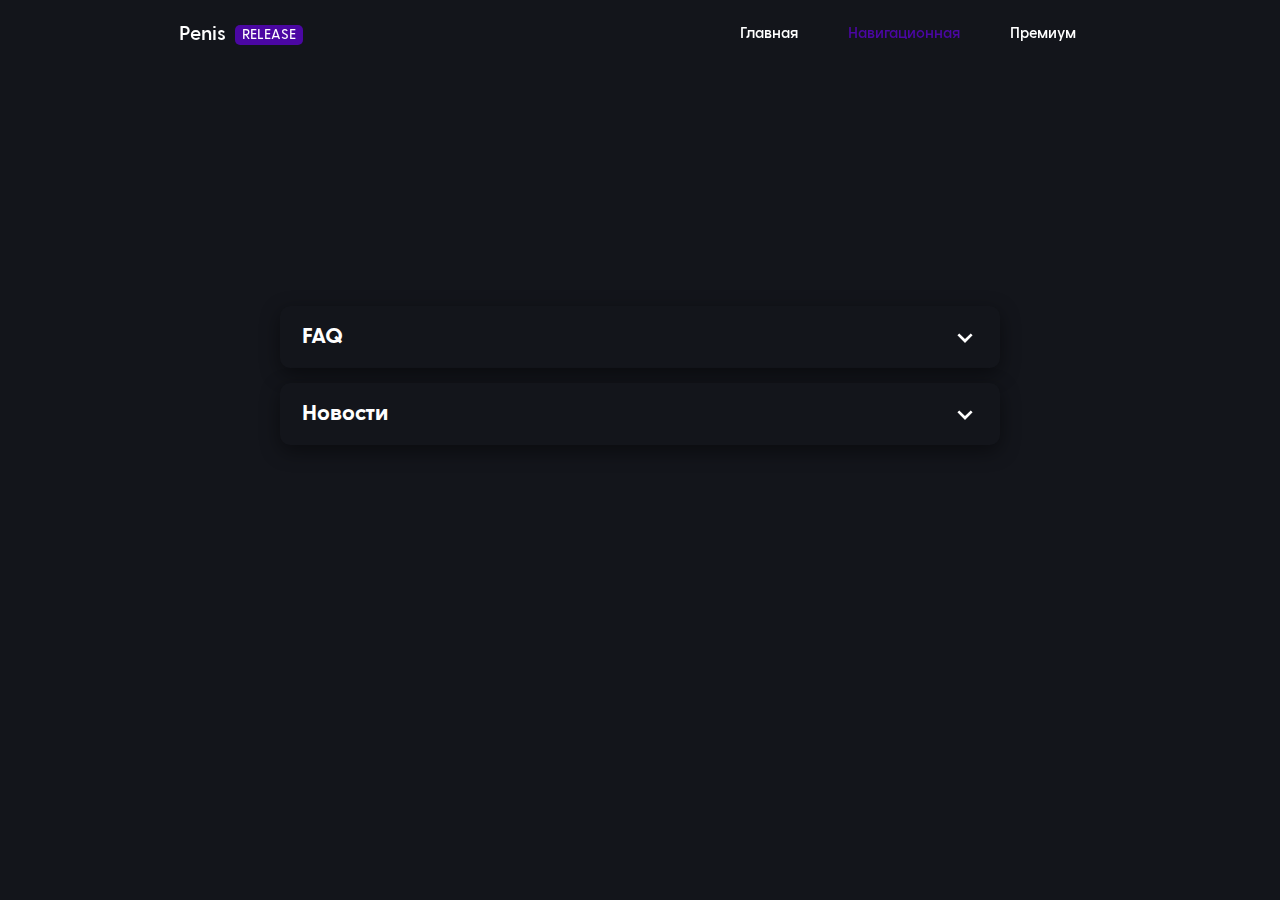
<file: vibor.html>
<!DOCTYPE html>
<html lang="en">
<head>
    <meta charset="UTF-8">
    <meta name="viewport" content="width=device-width, initial-scale=1.0">
    <title>FAQ - Penis.cc</title>
    <link rel="shortcut icon" href="img/ellogo.png">
    <link href='boxicons@2.1.4/css/boxicons.min.css' rel='stylesheet'>
    <link rel="stylesheet" href="css2@family=Material+Symbols+Outlined%253Aopsz,wght,FILL,GRAD@24,400,1,0.html">
    <link rel="stylesheet" href="css/faq-1.css@1703621005.css">
</head>
<body>

    <div class="preloader">
        <div class="preloader__row">
          <div class="preloader__item"></div>
          <div class="preloader__item"></div>
        </div>
      </div>

    <header class="">
        <a class="logo" href="index.html">Penis <span>RELEASE</span></a>
        <ul class="navlist">
            <li><a href="index1.html">Главная</a></li>
            <li><a style="color: var(--main-color);" href="vibor.html">Навигационная</a></li>
            <li><a href="https://discord.gg/4mzAFgfbRB">Премиум</a></li>
            <!--<li><a class="login" href="">Авторизация</a></li>-->
        </ul>
    </header>

    <!-- Секция #1 - Faq Основное -->
    <section id="main">
        <div class="page-text">
            <h1 class="main-text anim">Выбери нужную тебе страницу</h1>
            <p class="desc-text anim">Данная страница - навигационная</p>
        </div>
    <div id="faq-u">
        <div class="faq">
            <div class="question">
                <h2 class="qatitle">FAQ</h2>
                <svg xmlns="http://www.w3.org/2000/svg" width="32" height="32" viewbox="0 0 24 24" style="fill: rgb(255, 255, 255);"><path d="M16.293 9.293 12 13.586 7.707 9.293l-1.414 1.414L12 16.414l5.707-5.707z"></path></svg>
            </div>
            <div class="answer">
                <p><a style="color: var(--main-color)" href="faq.php.html">Данная страница поможет вам с клиентом, с разными ошибками клиента</a>
                </p>
            </div>
        </div>
        <div class="faq">
            <div class="question">
                <h2 class="qatitle">Новости</h2>
                <svg xmlns="http://www.w3.org/2000/svg" width="32" height="32" viewbox="0 0 24 24" style="fill: rgb(255, 255, 255);"><path d="M16.293 9.293 12 13.586 7.707 9.293l-1.414 1.414L12 16.414l5.707-5.707z"></path></svg>
            </div>
            <div class="answer">
                <p><a style="color: var(--main-color)" href="co&#32;news.html">Данная страница поможет вам узнать все самые актуальные новости о клиенте</a>
                </p>
            </div>
        </div>
            </div>
        </div>
    </div>
    </section>

    <footer> </footer>

    <script>

        // Loading page
        window.onload = function () {
          document.body.classList.add('loaded_hiding');
          window.setTimeout(function () {
            document.body.classList.add('loaded');
            document.body.classList.remove('loaded_hiding');
          }, 500);
        }

        //Sticky header 
        document.addEventListener("DOMContentLoaded", function() {
            const header = document.querySelector("header");
            window.addEventListener("scroll", function() { 
                header.classList.toggle("sticky", window.scrollY > 20);
            });
        });

        // FAQs

        const faqs = document.querySelectorAll(".faq");

        faqs.forEach((faq) => {
            faq.addEventListener("click", () => {
                faq.classList.toggle("active");
            });
        });
    </script>
</body>
</html>
</file>
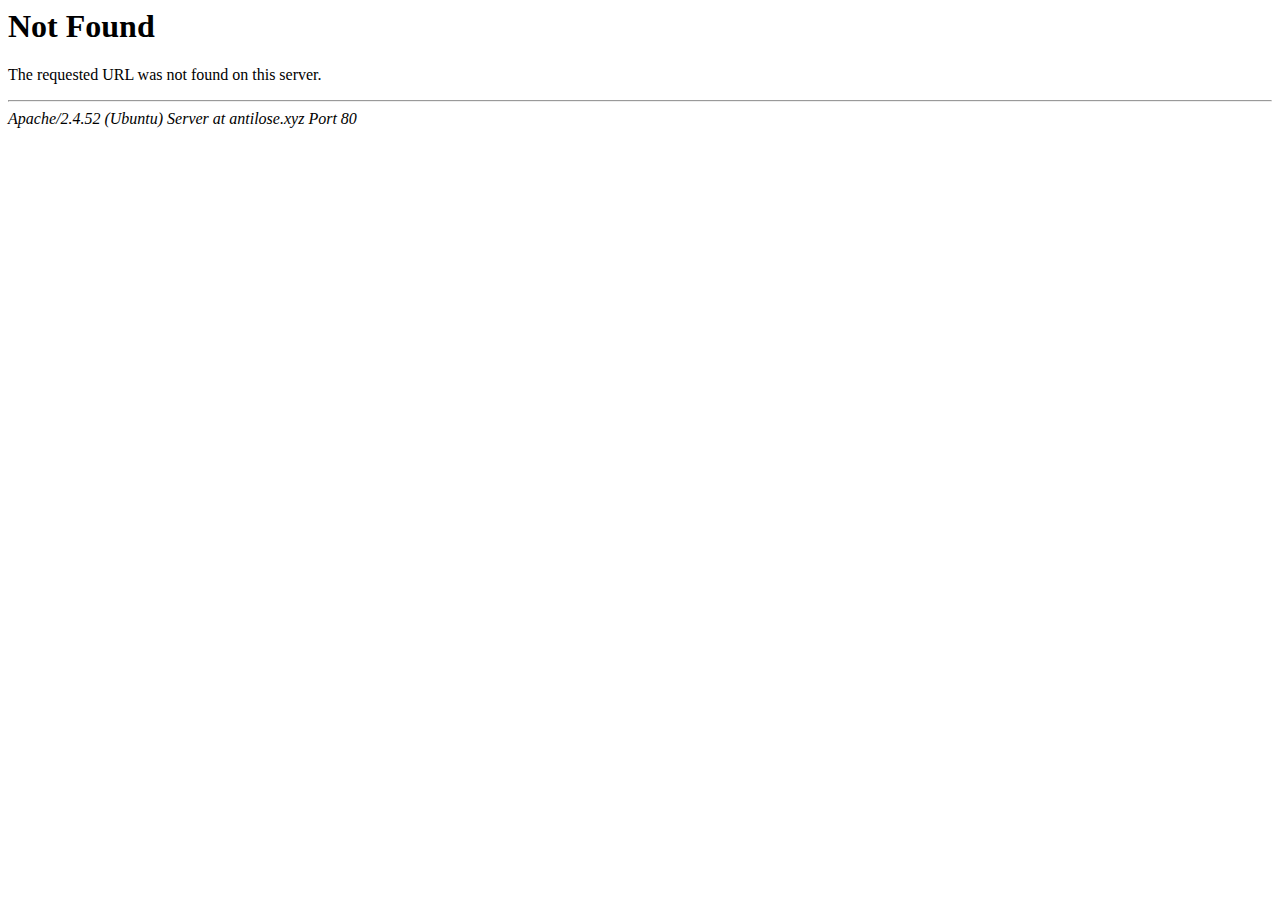
<file: css2/saved_resource(1).html>
<!DOCTYPE html PUBLIC "-//IETF//DTD HTML 2.0//EN">
<!-- saved from url=(0046)https://antilose.xyz/files/saved_resource.html -->
<html><head><meta http-equiv="Content-Type" content="text/html; charset=windows-1252">
<title>404 Not Found</title>
</head><body>
<h1>Not Found</h1>
<p>The requested URL was not found on this server.</p>
<hr>
<address>Apache/2.4.52 (Ubuntu) Server at antilose.xyz Port 80</address>

</body></html>
</file>
<file: css/main.css@1703620964.css>
﻿/*@import url('https://fonts.googleapis.com/css2?family=Inter:wght@300;400;500;600;700;800&display=swap');*/

@font-face {
    font-family: dbold;
    src: local('Greycliff CF Demi Bold'), local('Greycliff-CF-Demi-Bold'),
        url('../other/demibold/GreycliffCF-DemiBold.woff2.html') format('woff2'),
        url('../other/demibold/GreycliffCF-DemiBold.woff') format('woff'),
        url('../other/demibold/GreycliffCF-DemiBold.ttf') format('truetype');
    font-weight: 700;
}

@font-face {
    font-family: bold;
    src: local('Greycliff CF Bold'), local('Greycliff-CF-Bold'),
        url('../other/bold/GreycliffCF-Bold.woff2.html') format('woff2'),
        url('../other/bold/GreycliffCF-Bold.woff') format('woff'),
        url('../other/bold/GreycliffCF-Bold.ttf') format('truetype');
    font-weight: 600;
    font-style: normal;
}

@font-face {
    font-family: medium;
    src: local('Greycliff CF Medium'), local('Greycliff-CF-Medium'),
        url('../other/medium/GreycliffCF-Medium.woff2.html') format('woff2'),
        url('../other/medium/GreycliffCF-Medium.woff') format('woff'),
        url('../other/medium/GreycliffCF-Medium.ttf') format('truetype');
    font-weight: 500;
    font-style: normal;
}
@font-face {
    font-family: regular;
    src: local('Greycliff CF Regular'), local('Greycliff-CF-Regular'),
        url('../other/regular/GreycliffCF-Regular.woff2.html') format('woff2'),
        url('../other/regular/GreycliffCF-Regular.woff') format('woff'),
        url('../other/regular/GreycliffCF-Regular.ttf') format('truetype');
    font-weight: 400;
    font-style: normal;
  }

::-webkit-scrollbar {
    width: 7px;
  }
  
::-webkit-scrollbar-track {
background: #100f13;
}

::-webkit-scrollbar-thumb {
background: #383838;
border-radius: 20px;
}


::-webkit-scrollbar-button {
display: none;
}

* {
    margin: 0;
    padding: 0;
    text-decoration: none;
    box-sizing: border-box;
    list-style: none;
    scroll-behavior: smooth;
}

body {
    font-family: dbold, sans-serif;
    background: rgb(19, 21, 27);
    transition: all 0.3s ease-in-out;
}


:root {
    --main-color: #4b07a3;
    --dark-color: #141414;
    --light-dark-color: #242424;
}

header {
    position: fixed;
    width: 100%;
    top: 0;
    right: 0;
    z-index: 1000;
    display: flex;
    align-items: center;
    justify-content: space-between;
    padding: 22px 14%;
    left: 0;
    transition: 0.3s ease;
}

header.sticky {
    padding: 16px 14%;
    background: #13151bd5;
    box-shadow: 0 0 20px #0000003e;
    border-bottom: 1px solid #2c2f35;
    backdrop-filter: blur(11px);
}

header .navlist {
    display: flex;
}

header .logo {
    font-family: dbold;
    color: #fff;
    font-size: 20px;
}

header a.active {
    color: var(--main-color);   
}

header .logo span {
    font-size: 14px;
    font-family: medium;
    vertical-align: middle;
    padding: 3px 7px 3px 7px;
    border-radius: 5px;
    margin-left: 5px;
    background: var(--main-color);
}

header .navlist a {
    color: #ffffff;
    font-size: 15px;
    font-weight: 500;
    margin: 0 25px;
    transition: all 0.3s ease;
}
header .navlist a:hover {
    color: #cacaca;
}

header .navlist .login {
    border-radius: 8px;
    font-weight: 600;
    font-size: 15px;
    padding: 6px 8px;
    color: #ffffff;
    background: #4b07a3;
}

header .navlist .login:hover {
    background: #4b07a3;
}

header .navlist .login:hover {
    color: #fff;
}


/*#gradient1 {
    width: 100%;
    height: 100%;
    top: 0;
    left: 0;
    position: absolute;
    background: linear-gradient(130deg, #2680fe, #00000000, #00000000);
    background-size: 200% 200%;
    animation: Animation 5s ease-in-out infinite;
}

#gradient2 {
    width: 100%;
    height: 100%;
    top: 0;
    right: 0;
    position: absolute;
    font-size:30px;
    background: linear-gradient(310deg, #2680fe, #00000000, #00000000);
    background-size: 200% 200%;
    animation: Animation2 5s ease-in-out infinite;
}

@keyframes Animation { 
    0%{background-position:100% 0%}
    50%{background-position:100% 20%}
    100%{background-position:100% 0%}
}

@keyframes Animation2 { 
    0%{background-position:30% 0%}
    50%{background-position:30% 20%}
    100%{background-position:30% 0%}
}
*/

/* Секция #1 - Главная страница */


#main {
    position: relative;
    width: 100%;
    height: 100vh;
    padding: 160px 14% 120px;
    background-size: cover;
    background-position: center;
    display: flex;
    align-items: center;
    justify-content: left;
    color: #fff;
}

#main .page-text img{
    width: 520px;
    position: absolute;
    right: 14%;
    top: 35%;
    border-radius: 10px;
    box-shadow: 0 0 30px #00000089;
    border: 1px solid #42424244;
    object-fit: cover;
}

#main .page-text h1 {
    font-family: bold;
    color: #ffffff;
    font-size: 58px;
    line-height: 1.02;
    font-weight: 700;
    margin-bottom: 34px;
}


#main .page-text p {
    font-family: regular;
    color: #dcdcdc;
    font-size: 17px;
    line-height: 1.40;
    margin-bottom: 34px;
}


  
  

#main .page-text .minecraft {
    background: linear-gradient(90deg, #4b07a3, #4b07a3);
    -webkit-background-clip: text;
    -webkit-text-fill-color: transparent;
}

#main .page-text .main-btn {
    font-weight: 600;
    color: #fff;
    padding: 8px 12px;
    background: var(--main-color);
    border-radius: 8px;
    transition: 0.3s ease;
    box-shadow: 0 4px 20px #0000003e;
}

#main .page-text .main-btn:hover {
    background: #4b07a3;
}

#main .page-text .faq {
    font-weight: 600;
    color: #fff;
    padding: 8px 12px;
    margin-left: 5px;
    background: none;
}

#main .page-text .main-btn span {
    vertical-align: middle;
}

#main .page-text .anim {
    opacity: 0;
    transform: translateY(30px);
    animation: moveup 0.5s ease-in-out forwards;
}

@keyframes moveup {
    100% {
        opacity: 1;
        transform: translateY(0px);
    }
}


  
@media (max-width: 1700px) {
    #main .page-text img {
        width: 480px;
    }
}

@media (max-width: 1600px) {
    #showcase .video-text video {
        width: 470px;

    }
}

@media (max-width: 1500px) {
    #main .page-text img {
        display: none;
    }
}

@media (max-width: 1480px) {
    #whyus .container .wbox {
        margin-top: 8px;
    }
}

@media (max-width: 1380px) {
    #showcase .video-text video {
        display: none;
    }
}

@media (max-width: 880px) {
    #main .page-text h1 {
        font-size: 48px;
        margin-bottom: 24px;
    }
    #main .page-text p {
        font-size: 16px;
    }
    header .navlist {
        display: none;
    }
}

@media (max-width: 720px) {
    #main {
        padding: 160px 8% 120px;
    }

    header {
        padding: 22px 8%;
    }
    header.sticky {
        padding: 16px 8%;
    }

    #whyus .container .wbox {
        margin-bottom: 20px;
    }
    #whyus {
        padding: 0 8% 120px;
    }

}

@media (max-width: 620px) {
    #main .page-text h1 {
        font-size: 42px;
    }
}

@media (max-width: 480px) {
    #main .page-text p {
        font-size: 14px;
    }
}




.gradient {
    width: 100%;
    height: 100%;
    top: 0;
    left: 0;
    position: absolute;
    background: linear-gradient(to bottom, rgba(16, 19, 21, 0.6), rgba(16, 19, 21, 0.6));
}

.transition {
    position: absolute;
    top: 0;
    left: 0;
    width: 100%;
    height: 100%;
    background-image: linear-gradient(to bottom, rgba(0, 0, 0, 0.0) 45%, #13151b);
}

.bg-img {
    position: absolute;
    width: 100%;
    height: 100%;
    background-image: url('../img/overlay_4.png');
    background-size: cover;
    background-position: center;
    background-repeat: no-repeat;
}

.preloader {
    position: fixed;
    left: 0;
    top: 0;
    right: 0;
    bottom: 0;
    background: #13151b55;
    backdrop-filter: blur(18px);
    background-size: cover;
    background-position: center;
    z-index: 1001;
}


 
.preloader__row {
    position: relative;
    accent-color: #fff;
    top: 50%;
    left: 50%;
    width: 70px;
    height: 70px;
    margin-top: -35px;
    margin-left: -35px;
    text-align: center;
    animation: preloader-rotate 2s infinite ease-in-out;
}
 
.preloader__item {
    position: absolute;
    display: inline-block;
    top: 0;
    background-color: var(--main-color);
    border-radius: 100%;
    width: 35px;
    height: 35px;
    animation: preloader-bounce 2s infinite ease-in-out;
}
 
.preloader__item:last-child {
    top: auto;
    bottom: 0;
    animation-delay: -1s;
}
 
@keyframes preloader-rotate {
    100% {
        transform: rotate(360deg);
    }
}
 
@keyframes preloader-bounce {
    0%,
    100% {
        transform: scale(0);
    }
 
    50% {
        transform: scale(1);
    }
}
 
.loaded_hiding .preloader {
    transition: 0.5s opacity;
    opacity: 0;
}
 
.loaded .preloader {
    display: none;
}


/* Секция #2 - Почему именно мы? */

#whyus {
    position: relative;
    text-align: center;
    padding: 0 16% 120px;
}

#whyus .sec-title {
    font-family: bold;
    color: #fff;
    font-size: 33px;
    margin-bottom: 38px;
}

#whyus .container {
    display: flex;
    justify-content: space-between;
    flex-wrap: wrap;
}

#whyus .container .wbox {
    width: 23%;
    min-width: 250px;
    position: relative;
    padding: 20px 40px 25px 40px;
    border-radius: 13px;
    background: #13151bd5;
    box-shadow: 0 3px 20px #00000072;
    border: 1px solid #2c2f35;
    transition: 0.14s ease-in-out;
    cursor: default;
    user-select: none;
}

#whyus .container .wbox:hover{
    transform: scale(1.03);
    background: #16181f;
}

#whyus .container .wbox .title {
    color: #f0f8ff;
    font-family: bold;
    margin-bottom: 10px;
}

#whyus .container .wbox .desc {
    font-family: regular;
    color: #abaeb1;
}


/* Секция 3 - Видеообзор */

#showcase {
    position: relative;
    width: 100%;
    padding: 130px 14% 120px;
    background-size: cover;
    background-position: center;
    display: flex;
    align-items: center;
    justify-content: left;
    color: #fff;
    background: rgb(18, 20, 26);
}

#showcase .video-text video {
    width: 520px;
    position: absolute;
    right: 15%;
    top: 20%;
    border-radius: 10px;
    box-shadow: 0 0 20px #00000089;
}

#showcase .video-text .main-text {
    font-family: bold;
    color: #ffffff;
    font-size: 45px;
    font-weight: 700;
    margin-bottom: 22px;
}


#showcase .video-text .desc-text {
    font-family: regular;
    color: #abaeb1;
    font-size: 17px;
    line-height: 1.40;
    margin-bottom: 29px;
}

#showcase .video-text .install-btn {
    font-weight: 600;
    color: #fff;
    padding: 8px 12px;
    background: var(--main-color);
    border-radius: 8px;
    transition: 0.3s ease;
    box-shadow: 0 4px 20px #0000003e;
}

#showcase .video-text .install-btn:hover {
    background: #4b07a3;
}

#showcase .video-text .install-btn span {
    vertical-align: middle;
}

#showcase .video-text .watch {
    font-weight: 600;
    color: #fff;
    padding: 8px 12px;
    margin-left: 5px;
    background: none;
}

/* Секция 4 - Установка клиента */

#inst-client {
    position: relative;
    text-align: center;
    padding: 60px 16% 0px;
}

#inst-client .inst-text {
    justify-content: space-between;
    flex-wrap: wrap;
    text-align: center;
}

#inst-client .inst-text .title {
    font-family: bold;
    color: #fff;
    font-size: 33px;
    margin-bottom: 12px;
}

#inst-client .inst-text .desc {
    font-family: regular;
    color: #abaeb1;
    font-size: 16px;
    line-height: 1.40;
    margin-bottom: 24px;
}

#inst-client .inst-text .install {
    font-weight: 600;
    color: #fff;
    padding: 8px 12px;
    background: var(--main-color);
    border-radius: 8px;
    transition: 0.3s ease;
    box-shadow: 0 4px 20px #0000003e;
}
#inst-client .inst-text .install:hover {
    background: #4b07a3;
}

#inst-client .inst-text .install span {
    vertical-align: middle;
}

#inst-client .inst-text .faq {
    color: #fff;
    padding: 8px 12px;
    margin-left: 3px;
    margin-right: 3px;
    background: none;
}

#inst-client .inst-sup {
    padding-top: 16px;
}

/* Секция 4 - Залупа бесполезная */

#join-us {
    position: relative;
    text-align: left;
    padding: 80px 14% 80px;
}

#join-us .con-text .con-title{
    font-family: bold;
    color: #fff;
    text-align: center;
    font-size: 33px;
    margin-bottom: 38px;
}

#join-us .container {
    display: flex;
    justify-content: space-between;
    flex-wrap: wrap;
}

#join-us .container .con-box {
    width: 23%;
    display: flex;
    min-width: 250px;
    position: relative;
    padding: 20px 40px 20px 25px;
    border-radius: 13px;
    background: #13151bd5;
    box-shadow: 0 3px 20px #00000072;
    border: 1px solid #2c2f35;
    transition: 0.14s ease-in-out;
    cursor: default;
    user-select: none;
}

#join-us .container .con-box img {
    vertical-align: middle;
}

#join-us .container .con-box:hover{
    transform: scale(1.03);
    background: #16181f;
}

#join-us .container .con-box .title {
    color: #f0f8ff;
    font-family: regular;
    margin-bottom: 3px;
}

#join-us .container .con-box .desc {
    font-family: bold;
    font-size: 23px;
    color: #fff;
}

.snowflakes {
    position: fixed;
    top: 0;
    left: 0;
    width: 100%;
    height: 100%;
    pointer-events: none;
    z-index: 1;
}

.snowflake {
    position: absolute;
    background-color: #fff;
    border-radius: 50%;
    pointer-events: none;
    z-index: 2;
}
</file>
<file: css/main.css>
﻿/*@import url('https://fonts.googleapis.com/css2?family=Inter:wght@300;400;500;600;700;800&display=swap');*/

@font-face {
    font-family: dbold;
    src: local('Greycliff CF Demi Bold'), local('Greycliff-CF-Demi-Bold'),
        url('../other/demibold/GreycliffCF-DemiBold.woff2.html') format('woff2'),
        url('../other/demibold/GreycliffCF-DemiBold.woff') format('woff'),
        url('../other/demibold/GreycliffCF-DemiBold.ttf') format('truetype');
    font-weight: 700;
}

@font-face {
    font-family: bold;
    src: local('Greycliff CF Bold'), local('Greycliff-CF-Bold'),
        url('../other/bold/GreycliffCF-Bold.woff2.html') format('woff2'),
        url('../other/bold/GreycliffCF-Bold.woff') format('woff'),
        url('../other/bold/GreycliffCF-Bold.ttf') format('truetype');
    font-weight: 600;
    font-style: normal;
}

@font-face {
    font-family: medium;
    src: local('Greycliff CF Medium'), local('Greycliff-CF-Medium'),
        url('../other/medium/GreycliffCF-Medium.woff2.html') format('woff2'),
        url('../other/medium/GreycliffCF-Medium.woff') format('woff'),
        url('../other/medium/GreycliffCF-Medium.ttf') format('truetype');
    font-weight: 500;
    font-style: normal;
}
@font-face {
    font-family: regular;
    src: local('Greycliff CF Regular'), local('Greycliff-CF-Regular'),
        url('../other/regular/GreycliffCF-Regular.woff2.html') format('woff2'),
        url('../other/regular/GreycliffCF-Regular.woff') format('woff'),
        url('../other/regular/GreycliffCF-Regular.ttf') format('truetype');
    font-weight: 400;
    font-style: normal;
  }

::-webkit-scrollbar {
    width: 7px;
  }
  
::-webkit-scrollbar-track {
background: #100f13;
}

::-webkit-scrollbar-thumb {
background: #383838;
border-radius: 20px;
}


::-webkit-scrollbar-button {
display: none;
}

* {
    margin: 0;
    padding: 0;
    text-decoration: none;
    box-sizing: border-box;
    list-style: none;
    scroll-behavior: smooth;
}

body {
    font-family: dbold, sans-serif;
    background: rgb(19, 21, 27);
    transition: all 0.3s ease-in-out;
}


:root {
    --main-color: #4b07a3;
    --dark-color: #141414;
    --light-dark-color: #242424;
}

header {
    position: fixed;
    width: 100%;
    top: 0;
    right: 0;
    z-index: 1000;
    display: flex;
    align-items: center;
    justify-content: space-between;
    padding: 22px 14%;
    left: 0;
    transition: 0.3s ease;
}

header.sticky {
    padding: 16px 14%;
    background: #13151bd5;
    box-shadow: 0 0 20px #0000003e;
    border-bottom: 1px solid #2c2f35;
    backdrop-filter: blur(11px);
}

header .navlist {
    display: flex;
}

header .logo {
    font-family: dbold;
    color: #fff;
    font-size: 20px;
}

header a.active {
    color: var(--main-color);   
}

header .logo span {
    font-size: 14px;
    font-family: medium;
    vertical-align: middle;
    padding: 3px 7px 3px 7px;
    border-radius: 5px;
    margin-left: 5px;
    background: var(--main-color);
}

header .navlist a {
    color: #ffffff;
    font-size: 15px;
    font-weight: 500;
    margin: 0 25px;
    transition: all 0.3s ease;
}
header .navlist a:hover {
    color: #cacaca;
}

header .navlist .login {
    border-radius: 8px;
    font-weight: 600;
    font-size: 15px;
    padding: 6px 8px;
    color: #ffffff;
    background: #4b07a3;
    margin-left: -5px;
}

header .navlist .login:hover {
    background: #4b07a3;
}

header .navlist .login:hover {
    color: #fff;
}


/*#gradient1 {
    width: 100%;
    height: 100%;
    top: 0;
    left: 0;
    position: absolute;
    background: linear-gradient(130deg, #2680fe, #00000000, #00000000);
    background-size: 200% 200%;
    animation: Animation 5s ease-in-out infinite;
}

#gradient2 {
    width: 100%;
    height: 100%;
    top: 0;
    right: 0;
    position: absolute;
    font-size:30px;
    background: linear-gradient(310deg, #2680fe, #00000000, #00000000);
    background-size: 200% 200%;
    animation: Animation2 5s ease-in-out infinite;
}

@keyframes Animation { 
    0%{background-position:100% 0%}
    50%{background-position:100% 20%}
    100%{background-position:100% 0%}
}

@keyframes Animation2 { 
    0%{background-position:30% 0%}
    50%{background-position:30% 20%}
    100%{background-position:30% 0%}
}
*/

/* Секция #1 - Главная страница */


#main {
    position: relative;
    width: 100%;
    height: 100vh;
    padding: 160px 14% 120px;
    background-size: cover;
    background-position: center;
    display: flex;
    align-items: center;
    justify-content: left;
    color: #fff;
}

#main .page-text img{
    width: 520px;
    position: absolute;
    right: 14%;
    top: 35%;
    border-radius: 10px;
    box-shadow: 0 0 30px #00000089;
    border: 1px solid #42424244;
    object-fit: cover;
}

#main .page-text h1 {
    font-family: bold;
    color: #ffffff;
    font-size: 58px;
    line-height: 1.02;
    font-weight: 700;
    margin-bottom: 34px;
}


#main .page-text p {
    font-family: regular;
    color: #dcdcdc;
    font-size: 17px;
    line-height: 1.40;
    margin-bottom: 34px;
}


  
  

#main .page-text .minecraft {
    background: linear-gradient(90deg, #4b07a3, #4b07a3);
    -webkit-background-clip: text;
    -webkit-text-fill-color: transparent;
}

#main .page-text .main-btn {
    font-weight: 600;
    color: #fff;
    padding: 8px 12px;
    background: var(--main-color);
    border-radius: 8px;
    transition: 0.3s ease;
    box-shadow: 0 4px 20px #0000003e;
}

#main .page-text .main-btn:hover {
    background: #4b07a3;
}

#main .page-text .faq {
    font-weight: 600;
    color: #fff;
    padding: 8px 12px;
    margin-left: 5px;
    background: none;
}

#main .page-text .main-btn span {
    vertical-align: middle;
}

#main .page-text .anim {
    opacity: 0;
    transform: translateY(30px);
    animation: moveup 0.5s ease-in-out forwards;
}

@keyframes moveup {
    100% {
        opacity: 1;
        transform: translateY(0px);
    }
}


  
@media (max-width: 1700px) {
    #main .page-text img {
        width: 480px;
    }
}

@media (max-width: 1600px) {
    #showcase .video-text video {
        width: 470px;

    }
}

@media (max-width: 1500px) {
    #main .page-text img {
        display: none;
    }
}

@media (max-width: 1480px) {
    #whyus .container .wbox {
        margin-top: 8px;
    }
}

@media (max-width: 1380px) {
    #showcase .video-text video {
        display: none;
    }
}

@media (max-width: 880px) {
    #main .page-text h1 {
        font-size: 48px;
        margin-bottom: 24px;
    }
    #main .page-text p {
        font-size: 16px;
    }
    header .navlist {
        display: none;
    }
}

@media (max-width: 720px) {
    #main {
        padding: 160px 8% 120px;
    }

    header {
        padding: 22px 8%;
    }
    header.sticky {
        padding: 16px 8%;
    }

    #whyus .container .wbox {
        margin-bottom: 20px;
    }
    #whyus {
        padding: 0 8% 120px;
    }

}

@media (max-width: 620px) {
    #main .page-text h1 {
        font-size: 42px;
    }
}

@media (max-width: 480px) {
    #main .page-text p {
        font-size: 14px;
    }
}




.gradient {
    width: 100%;
    height: 100%;
    top: 0;
    left: 0;
    position: absolute;
    background: linear-gradient(to bottom, rgba(16, 19, 21, 0.6), rgba(16, 19, 21, 0.6));
}

.transition {
    position: absolute;
    top: 0;
    left: 0;
    width: 100%;
    height: 100%;
    background-image: linear-gradient(to bottom, rgba(0, 0, 0, 0.0) 45%, #13151b);
}

.bg-img {
    position: absolute;
    width: 100%;
    height: 100%;
    background-image: url('../img/overlay_4.png');
    background-size: cover;
    background-position: center;
    background-repeat: no-repeat;
}

.preloader {
    position: fixed;
    left: 0;
    top: 0;
    right: 0;
    bottom: 0;
    background: #13151b55;
    backdrop-filter: blur(18px);
    background-size: cover;
    background-position: center;
    z-index: 1001;
}


 
.preloader__row {
    position: relative;
    accent-color: #fff;
    top: 50%;
    left: 50%;
    width: 70px;
    height: 70px;
    margin-top: -35px;
    margin-left: -35px;
    text-align: center;
    animation: preloader-rotate 2s infinite ease-in-out;
}
 
.preloader__item {
    position: absolute;
    display: inline-block;
    top: 0;
    background-color: var(--main-color);
    border-radius: 100%;
    width: 35px;
    height: 35px;
    animation: preloader-bounce 2s infinite ease-in-out;
}
 
.preloader__item:last-child {
    top: auto;
    bottom: 0;
    animation-delay: -1s;
}
 
@keyframes preloader-rotate {
    100% {
        transform: rotate(360deg);
    }
}
 
@keyframes preloader-bounce {
    0%,
    100% {
        transform: scale(0);
    }
 
    50% {
        transform: scale(1);
    }
}
 
.loaded_hiding .preloader {
    transition: 0.5s opacity;
    opacity: 0;
}
 
.loaded .preloader {
    display: none;
}


/* Секция #2 - Почему именно мы? */

#whyus {
    position: relative;
    text-align: center;
    padding: 0 16% 120px;
}

#whyus .sec-title {
    font-family: bold;
    color: #fff;
    font-size: 33px;
    margin-bottom: 38px;
}

#whyus .container {
    display: flex;
    justify-content: space-between;
    flex-wrap: wrap;
}

#whyus .container .wbox {
    width: 23%;
    min-width: 250px;
    position: relative;
    padding: 20px 40px 25px 40px;
    border-radius: 13px;
    background: #13151bd5;
    box-shadow: 0 3px 20px #00000072;
    border: 1px solid #2c2f35;
    transition: 0.14s ease-in-out;
    cursor: default;
    user-select: none;
}

#whyus .container .wbox:hover{
    transform: scale(1.03);
    background: #16181f;
}

#whyus .container .wbox .title {
    color: #f0f8ff;
    font-family: bold;
    margin-bottom: 10px;
}

#whyus .container .wbox .desc {
    font-family: regular;
    color: #abaeb1;
}


/* Секция 3 - Видеообзор */

#showcase {
    position: relative;
    width: 100%;
    padding: 130px 14% 120px;
    background-size: cover;
    background-position: center;
    display: flex;
    align-items: center;
    justify-content: left;
    color: #fff;
    background: rgb(18, 20, 26);
}

#showcase .video-text video {
    width: 520px;
    position: absolute;
    right: 15%;
    top: 20%;
    border-radius: 10px;
    box-shadow: 0 0 20px #00000089;
}

#showcase .video-text .main-text {
    font-family: bold;
    color: #ffffff;
    font-size: 45px;
    font-weight: 700;
    margin-bottom: 22px;
    margin-top: -250px;
}


#showcase .video-text .desc-text {
    font-family: regular;
    color: #abaeb1;
    font-size: 17px;
    line-height: 1.40;
    margin-bottom: 29px;
}

#showcase .video-text .install-btn {
    font-weight: 600;
    color: #fff;
    padding: 8px 12px;
    background: var(--main-color);
    border-radius: 8px;
    transition: 0.3s ease;
    box-shadow: 0 4px 20px #0000003e;
}

#showcase .video-text .install-btn:hover {
    background: #4b07a3;
}

#showcase .video-text .install-btn span {
    vertical-align: middle;
}

#showcase .video-text .watch {
    font-weight: 600;
    color: #fff;
    padding: 8px 12px;
    margin-left: 5px;
    background: none;
}

/* Секция 4 - Установка клиента */

#inst-client {
    position: relative;
    text-align: center;
    padding: 60px 16% 0px;
}

#inst-client .inst-text {
    justify-content: space-between;
    flex-wrap: wrap;
    text-align: center;
}

#inst-client .inst-text .title {
    font-family: bold;
    color: #fff;
    font-size: 33px;
    margin-bottom: 12px;
}

#inst-client .inst-text .desc {
    font-family: regular;
    color: #abaeb1;
    font-size: 16px;
    line-height: 1.40;
    margin-bottom: 24px;
}

#inst-client .inst-text .install {
    font-weight: 600;
    color: #fff;
    padding: 8px 12px;
    background: var(--main-color);
    border-radius: 8px;
    transition: 0.3s ease;
    box-shadow: 0 4px 20px #0000003e;
}
#inst-client .inst-text .install:hover {
    background: #4b07a3;
}

#inst-client .inst-text .install span {
    vertical-align: middle;
}

#inst-client .inst-text .faq {
    color: #fff;
    padding: 8px 12px;
    margin-left: 3px;
    margin-right: 3px;
    background: none;
}

#inst-client .inst-sup {
    padding-top: 16px;
}

/* Секция 4 - Залупа бесполезная */

#join-us {
    position: relative;
    text-align: left;
    padding: 80px 14% 80px;
}

#join-us .con-text .con-title{
    font-family: bold;
    color: #fff;
    text-align: center;
    font-size: 33px;
    margin-bottom: 38px;
}

#join-us .container {
    display: flex;
    justify-content: space-between;
    flex-wrap: wrap;
}

#join-us .container .con-box {
    width: 23%;
    display: flex;
    min-width: 250px;
    position: relative;
    padding: 20px 40px 20px 25px;
    border-radius: 13px;
    background: #13151bd5;
    box-shadow: 0 3px 20px #00000072;
    border: 1px solid #2c2f35;
    transition: 0.14s ease-in-out;
    cursor: default;
    user-select: none;
}

#join-us .container .con-box img {
    vertical-align: middle;
}

#join-us .container .con-box:hover{
    transform: scale(1.03);
    background: #16181f;
}

#join-us .container .con-box .title {
    color: #f0f8ff;
    font-family: regular;
    margin-bottom: 3px;
}

#join-us .container .con-box .desc {
    font-family: bold;
    font-size: 23px;
    color: #fff;
}

.snowflakes {
    position: fixed;
    top: 0;
    left: 0;
    width: 100%;
    height: 100%;
    pointer-events: none;
    z-index: 1;
}

.snowflake {
    position: absolute;
    background-color: #fff;
    border-radius: 50%;
    pointer-events: none;
    z-index: 2;
}
</file>
<file: css/faq-1.css@1703621005.css>
﻿/*@import url('https://fonts.googleapis.com/css2?family=Inter:wght@300;400;500;600;700;800&display=swap');*/

@font-face {
    font-family: dbold;
    src: local('Greycliff CF Demi Bold'), local('Greycliff-CF-Demi-Bold'),
        url('../other/demibold/GreycliffCF-DemiBold.woff2.html') format('woff2'),
        url('../other/demibold/GreycliffCF-DemiBold.woff') format('woff'),
        url('../other/demibold/GreycliffCF-DemiBold.ttf') format('truetype');
    font-weight: 700;
    font-style: normal;
}

@font-face {
    font-family: bold;
    src: local('Greycliff CF Bold'), local('Greycliff-CF-Bold'),
        url('../other/bold/GreycliffCF-Bold.woff2.html') format('woff2'),
        url('../other/bold/GreycliffCF-Bold.woff') format('woff'),
        url('../other/bold/GreycliffCF-Bold.ttf') format('truetype');
    font-weight: 600;
    font-style: normal;
}

@font-face {
    font-family: medium;
    src: local('Greycliff CF Medium'), local('Greycliff-CF-Medium'),
        url('../other/medium/GreycliffCF-Medium.woff2.html') format('woff2'),
        url('../other/medium/GreycliffCF-Medium.woff') format('woff'),
        url('../other/medium/GreycliffCF-Medium.ttf') format('truetype');
    font-weight: 500;
    font-style: normal;
}
@font-face {
    font-family: regular;
    src: local('Greycliff CF Regular'), local('Greycliff-CF-Regular'),
        url('../other/regular/GreycliffCF-Regular.woff2.html') format('woff2'),
        url('../other/regular/GreycliffCF-Regular.woff') format('woff'),
        url('../other/regular/GreycliffCF-Regular.ttf') format('truetype');
    font-weight: 400;
    font-style: normal;
  }

::-webkit-scrollbar {
    width: 7px;
  }
  
::-webkit-scrollbar-track {
background: #100f13;
}

::-webkit-scrollbar-thumb {
background: #383838;
border-radius: 20px;
}


::-webkit-scrollbar-button {
display: none;
}

* {
    margin: 0;
    padding: 0;
    text-decoration: none;
    box-sizing: border-box;
    list-style: none;
    scroll-behavior: smooth;
    font-variant-numeric: lining-nums proportional-nums;
}

body {
    font-family: dbold, sans-serif;
    background: rgb(19, 21, 27);
    transition: all 0.3s ease-in-out;
}


:root {
    --main-color: #4b07a3;
    --dark-color: #141414;
    --light-dark-color: #242424;
}

header {
    position: fixed;
    width: 100%;
    top: 0;
    right: 0;
    z-index: 1000;
    display: flex;
    align-items: center;
    justify-content: space-between;
    padding: 22px 14%;
    left: 0;
    transition: 0.3s ease;
}

header.sticky {
    padding: 16px 14%;
    background: #13151bd5;
    box-shadow: 0 0 20px #0000003e;
    border-bottom: 1px solid #2c2f35;
    backdrop-filter: blur(11px);
}

header .navlist {
    display: flex;
}
header a.active {
    color: var(--main-color);   
}
header .logo {
    font-family: dbold;
    color: #fff;
    font-size: 20px;
}

header .logo span {
    font-size: 14px;
    font-family: medium;
    vertical-align: middle;
    padding: 3px 7px 3px 7px;
    border-radius: 5px;
    margin-left: 5px;
    background: var(--main-color);
}

header .navlist a {
    color: #ffffff;
    font-size: 15px;
    font-weight: 500;
    margin: 0 25px;
    transition: all 0.3s ease;
}
header .navlist a:hover {
    color: #cacaca;
}

header .navlist .login {
    border-radius: 8px;
    font-weight: 600;
    font-size: 15px;
    padding: 6px 8px;
    color: #ffffff;
    background: #4b07a3;
}

header .navlist .login:hover {
    background: #4b07a3;
}

header .navlist .login:hover {
    color: #fff;
}

/* Секция #1 - Главная страница */


#main {
    position: relative;
    width: 100%;
    padding: 160px 14% 20px;
    background-size: cover;
    background-position: center;
    align-items: center;
    justify-content: center;
    color: #fff;
}

#main .page-text {
    text-align: center;
}

#main .page-text h1 {
    font-family: bold;
    color: #ffffff;
    font-size: 58px;
    line-height: 1.02;
    font-weight: 700;
    margin-bottom: 14px;
}


#main .page-text p {
    font-family: regular;
    color: #dcdcdc;
    font-size: 17px;
    line-height: 1.40;
    margin-bottom: 34px;
}

#main .page-text .main-btn {
    font-weight: 600;
    color: #fff;
    padding: 8px 12px;
    background: var(--main-color);
    border-radius: 8px;
    transition: 0.3s ease;
    box-shadow: 0 4px 20px #0000003e;
}

#main .page-text .main-btn:hover {
    background: #4b07a3;
}

#main .page-text .faq {
    font-weight: 600;
    color: #fff;
    padding: 8px 12px;
    margin-left: 5px;
    background: none;
}

#main .page-text .main-btn span {
    vertical-align: middle;
}

#main .page-text .anim {
    opacity: 0;
    transform: translateY(30px);
    animation: moveup 0.5s ease-in-out forwards;
}


/* Секция 2 - Вопросы */

#faq-u {
    padding: 0px 14% 0px;
    margin: 0 auto;
    display: flex;
    flex-direction: column;
    align-items: center;
    position: relative;
    color: #fff;
}

#faq-u .faq {
    width: 720px;
    margin-top: 15px;
    box-shadow: 0 6px 20px #00000071;
    padding: 16px 18px;
    border-radius: 10px;
    background: #13151b;
    cursor: pointer;
    transition: 0.3s ease-in-out;
    border: 1px solid transparent;
}

#faq-u .faq:hover {
    border: 1px solid #24292e;
}

#faq-u .question {
    position: relative;
    display: flex;
    align-items: center;
}

#faq-u .question h2 {
    font-family: bold;
    font-size: 22px;
    margin-left: 3px;
}


#faq-u .answer p {
    border-top: 1px solid #24292e;
    font-size: 17px;
    font-family: regular;
    color: #dcdcdc;
    margin-top: 8px;
    padding-top: 8px;
    line-height: 1.4;
}

#faq-u .answer {
    max-height: 0;
    overflow: hidden;
    transition: max-height 0.3s ease;
}

#faq-u .faq.active {
    transform: scale(1.03);
    border: 1px solid #24292e;
}

#faq-u .faq.active .answer {
    max-height: 300px;
    transition: max-height 0.6s ease;
}

#faq-u .faq.active svg {
    transform: rotate(180deg);
}

#faq-u svg {
    position: absolute;
    right: 0px;
    transition: transform 0.3s ease;
}

@media (max-width: 880px) {
    #faq-u .faq {
        width: 560px;
    }
}


@keyframes moveup {
    100% {
        opacity: 1;
        transform: translateY(0px);
    }
}


  
@media (max-width: 1700px) {
    #main .page-text img {
        width: 480px;
    }
}

@media (max-width: 1600px) {
    #showcase .video-text video {
        width: 470px;

    }
}

@media (max-width: 1500px) {
    #main .page-text img {
        display: none;
    }
}

@media (max-width: 660px) {
    #faq-u .faq {
        width: 450px;
    }
    
    #faq-u svg {
        display: none;   
    }
}

@media (max-width: 530px) {
     #faq-u .faq {
        width: 360px;
    }
}
@media (max-width: 880px) {
    #main .page-text h1 {
        font-size: 48px;
        margin-bottom: 24px;
    }
    #main .page-text p {
        font-size: 16px;
    }
    header .navlist {
        display: none;
    }
}

@media (max-width: 720px) {
    #main {
        padding: 160px 8% 120px;
    }

    header {
        padding: 22px 8%;
    }
    header.sticky {
        padding: 16px 8%;
    }

    #whyus .container .wbox {
        margin-bottom: 20px;
    }
    #whyus {
        padding: 0 8% 120px;
    }

}

@media (max-width: 620px) {
    #main .page-text h1 {
        font-size: 42px;
    }
}

@media (max-width: 480px) {
    #main .page-text p {
        font-size: 14px;
    }
}




.gradient {
    width: 100%;
    height: 100%;
    top: 0;
    left: 0;
    position: absolute;
    background: linear-gradient(to bottom, rgba(16, 19, 21, 0.6), rgba(16, 19, 21, 0.6));
}

.transition {
    position: absolute;
    top: 0;
    left: 0;
    width: 100%;
    height: 100%;
    background-image: linear-gradient(to bottom, rgba(0, 0, 0, 0.0) 45%, #13151b);
}

.bg-img {
    position: absolute;
    width: 100%;
    height: 100%;
    background-image: url('../img/overlay_4.png');
    background-size: cover;
    background-position: center;
    background-repeat: no-repeat;
}

.preloader {
    position: fixed;
    left: 0;
    top: 0;
    right: 0;
    bottom: 0;
    background: #13151b55;
    backdrop-filter: blur(18px);
    background-size: cover;
    background-position: center;
    z-index: 1001;
}


 
.preloader__row {
    position: relative;
    accent-color: #fff;
    top: 50%;
    left: 50%;
    width: 70px;
    height: 70px;
    margin-top: -35px;
    margin-left: -35px;
    text-align: center;
    animation: preloader-rotate 2s infinite ease-in-out;
}
 
.preloader__item {
    position: absolute;
    display: inline-block;
    top: 0;
    background-color: var(--main-color);
    border-radius: 100%;
    width: 35px;
    height: 35px;
    animation: preloader-bounce 2s infinite ease-in-out;
}
 
.preloader__item:last-child {
    top: auto;
    bottom: 0;
    animation-delay: -1s;
}
 
@keyframes preloader-rotate {
    100% {
        transform: rotate(360deg);
    }
}
 
@keyframes preloader-bounce {
    0%,
    100% {
        transform: scale(0);
    }
 
    50% {
        transform: scale(1);
    }
}
 
.loaded_hiding .preloader {
    transition: 0.5s opacity;
    opacity: 0;
}
 
.loaded .preloader {
    display: none;
}
</file>
<file: css/login.css>
﻿body {
    background-color: #121212;
    color: #ffffff;
    font-family: Arial, sans-serif;
    display: flex;
    justify-content: center;
    align-items: center;
    height: 100vh;
    margin: 0;
}

.login-container {
    background: #1e1e1e;
    padding: 20px;
    border-radius: 12px;
    box-shadow: 0px 4px 10px rgba(0, 255, 0, 0.2);
    width: 320px;
    text-align: center;
}

h2 {
    margin-bottom: 20px;
}

input {
    width: 85%;
    padding: 10px;
    margin: 5px 0;
    border: none;
    border-radius: 10px;
    background: #2a2a2a;
    color: white;
    font-size: 16px;
    outline: none;
}

button {
    width: 87%;
    padding: 8px;
    margin: 8px 0;
    background: #27ae60;
    border: none;
    border-radius: 10px;
    font-size: 16px;
    color: white;
    cursor: pointer;
    transition: 0.3s;
}

button:hover {
    background: #219150;
}

.info-text {
    margin-top: 15px;
    font-size: 14px;
    color: #aaaaaa;
}

.info-text a {
    color: #27ae60;
    text-decoration: none;
}

.info-text a:hover {
    text-decoration: underline;
}

.success {
    color: #27ae60;
    font-weight: bold;
    margin-top: 10px;
}

.error {
    color: #e74c3c;
    font-weight: bold;
    margin-top: 10px;
}
</file>
